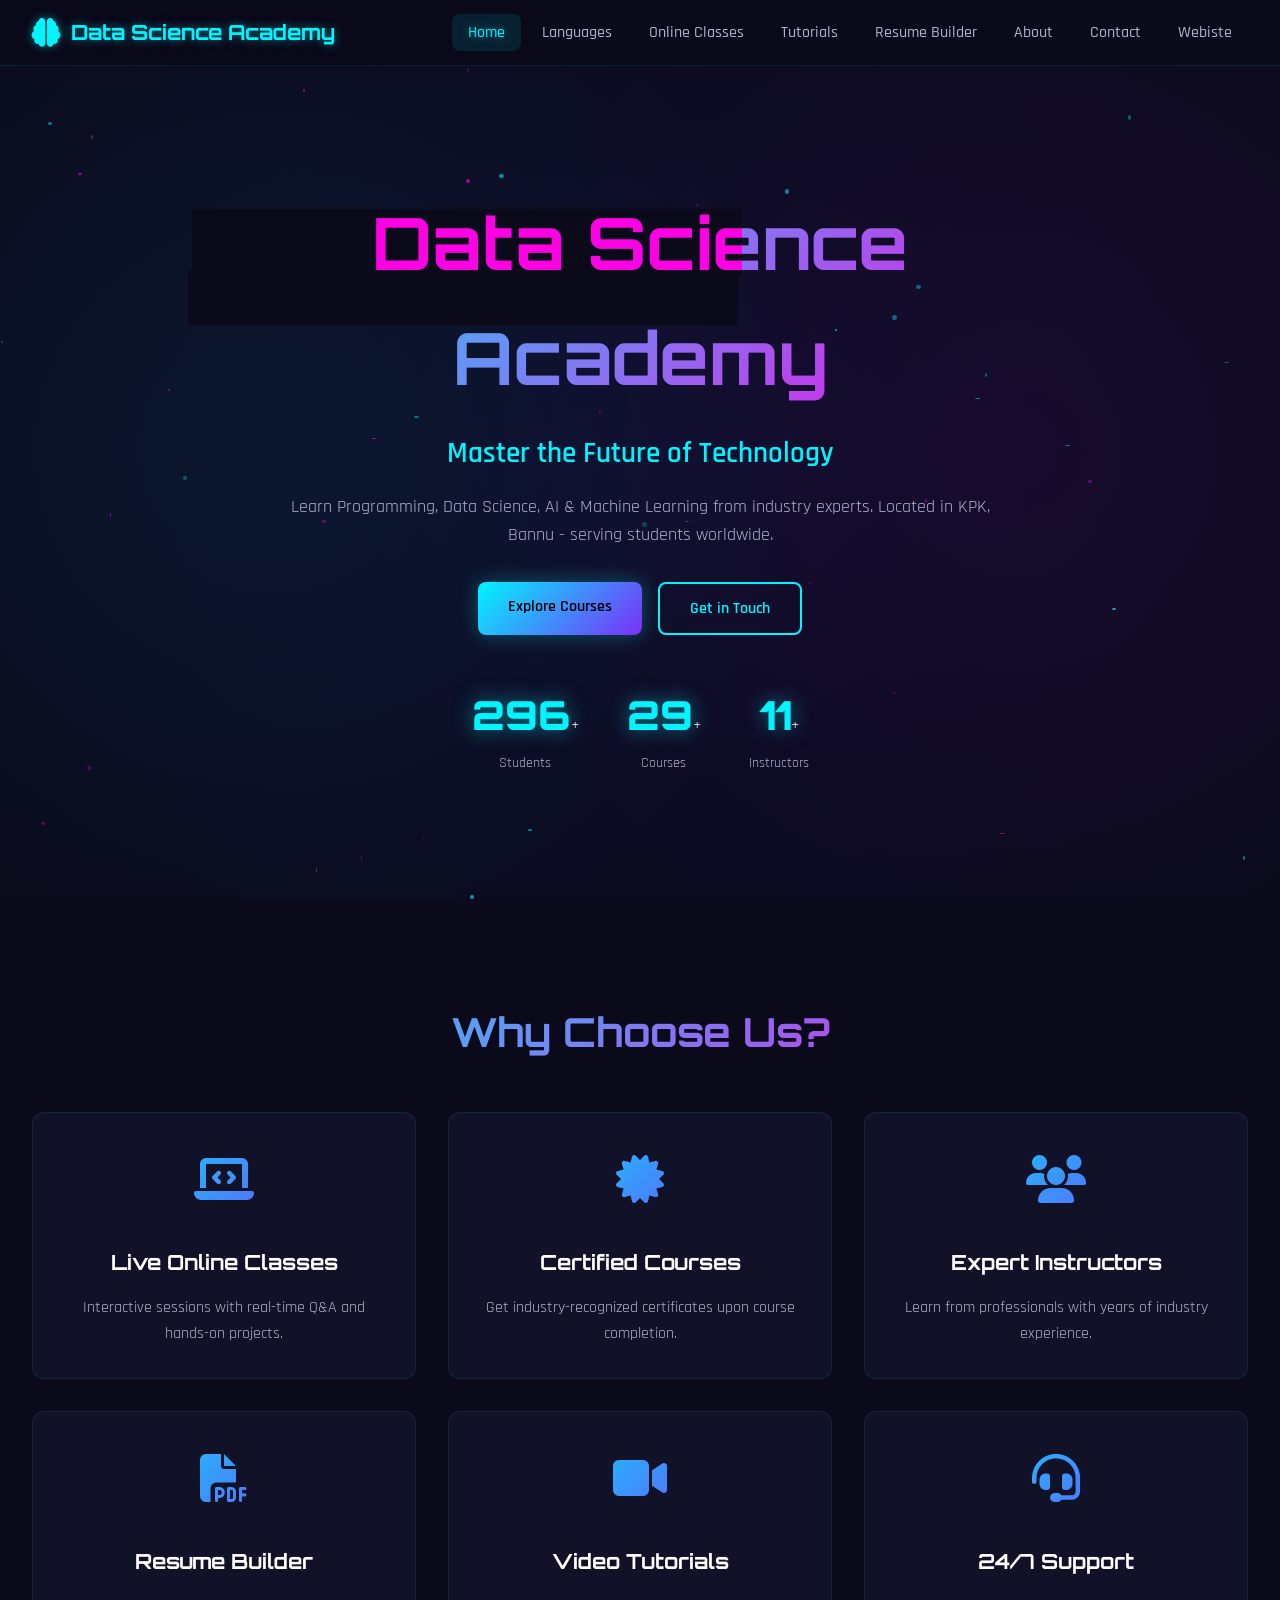
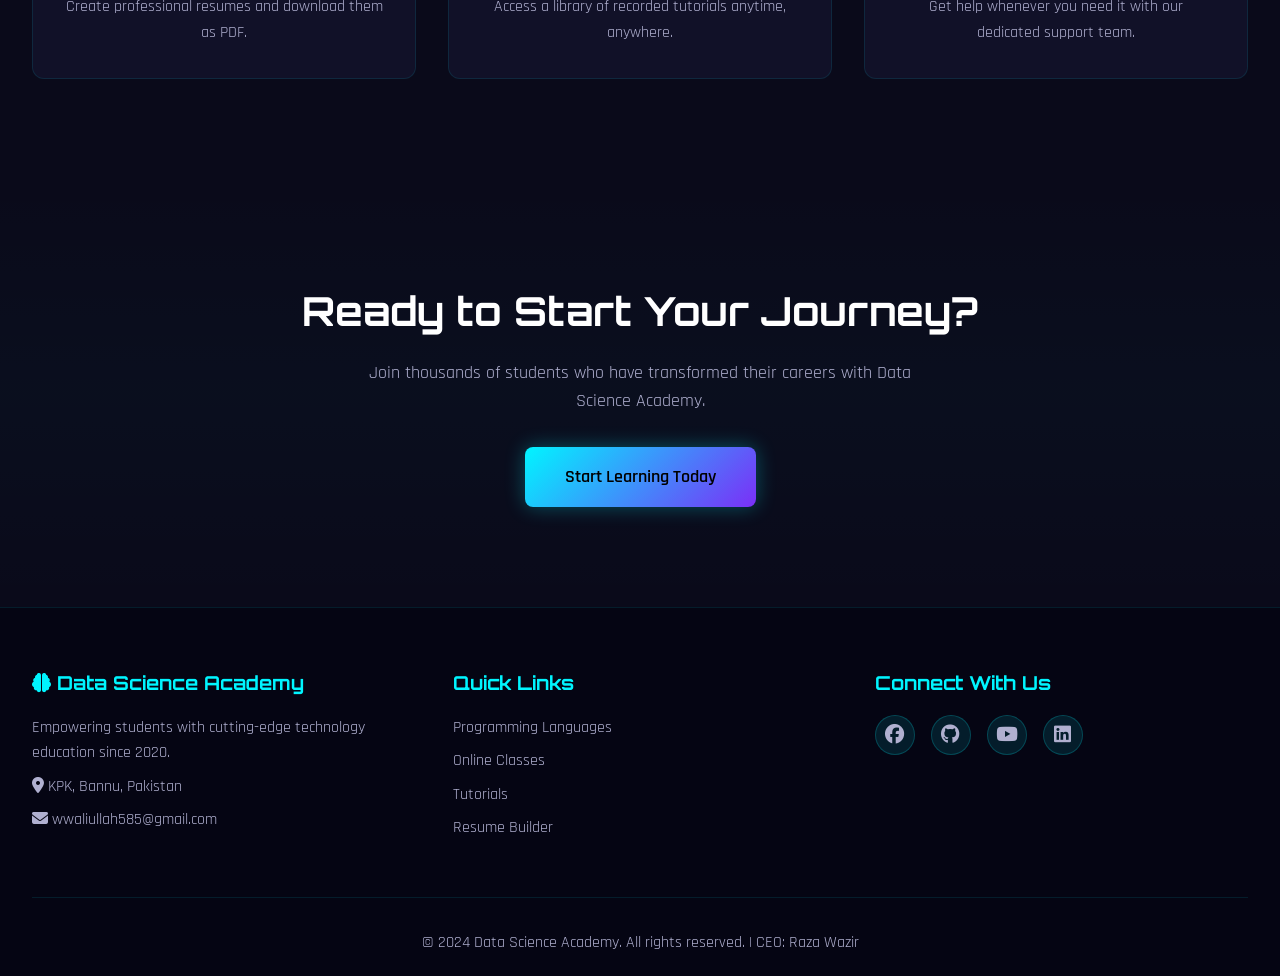
<file: data-science-academy/index.html>
<!DOCTYPE html>
<html lang="en">
<head>
    <meta charset="UTF-8">
    <meta name="viewport" content="width=device-width, initial-scale=1.0">
    <title>Data Science Academy - Home</title>
    <link rel="stylesheet" href="css/style.css">
    <link rel="stylesheet" href="css/animations.css">
    <link rel="stylesheet" href="https://cdnjs.cloudflare.com/ajax/libs/font-awesome/6.4.0/css/all.min.css">
    <link href="https://fonts.googleapis.com/css2?family=Orbitron:wght@400;700;900&family=Rajdhani:wght@300;400;500;600;700&display=swap" rel="stylesheet">
</head>
<body>
    <!-- Navigation -->
    <nav class="navbar" id="navbar">
        <div class="nav-container">
            <a href="index.html" class="nav-logo">
                <i class="fas fa-brain"></i>
                <span>Data Science Academy</span>
            </a>
            <div class="nav-toggle" id="navToggle">
                <span></span><span></span><span></span>
            </div>
            <ul class="nav-menu" id="navMenu">
                <li><a href="index.html" class="active">Home</a></li>
                <li><a href="languages.html">Languages</a></li>
                <li><a href="classes.html">Online Classes</a></li>
                <li><a href="tutorials.html">Tutorials</a></li>
                <li><a href="resume.html">Resume Builder</a></li>
                <li><a href="about.html">About</a></li>
                <li><a href="contact.html">Contact</a></li>
                <li><a href="https://wwaliullah585-art.github.io/learn-data-science-with-me/index.html#home">Webiste</a></li>
            </ul>
        </div>
    </nav>

    <!-- Hero Section -->
    <section class="hero">
        <div class="hero-particles" id="particles"></div>
        <div class="hero-content fade-in">
            <h1 class="glitch" data-text="Data Science Academy">Data Science Academy</h1>
            <p class="hero-subtitle typing-effect">Master the Future of Technology</p>
            <p class="hero-desc">Learn Programming, Data Science, AI & Machine Learning from industry experts. Located in KPK, Bannu - serving students worldwide.</p>
            <div class="hero-buttons">
                <a href="classes.html" class="btn btn-primary pulse">Explore Courses</a>
                <a href="contact.html" class="btn btn-secondary">Get in Touch</a>
            </div>
            <div class="hero-stats">
                <div class="stat-item">
                    <span class="stat-number" data-count="500">0</span>+
                    <span class="stat-label">Students</span>
                </div>
                <div class="stat-item">
                    <span class="stat-number" data-count="50">0</span>+
                    <span class="stat-label">Courses</span>
                </div>
                <div class="stat-item">
                    <span class="stat-number" data-count="20">0</span>+
                    <span class="stat-label">Instructors</span>
                </div>
            </div>
        </div>
    </section>

    <!-- Features Section -->
    <section class="features" id="features">
        <h2 class="section-title slide-up">Why Choose Us?</h2>
        <div class="features-grid">
            <div class="feature-card slide-up">
                <div class="feature-icon"><i class="fas fa-laptop-code"></i></div>
                <h3>Live Online Classes</h3>
                <p>Interactive sessions with real-time Q&A and hands-on projects.</p>
            </div>
            <div class="feature-card slide-up">
                <div class="feature-icon"><i class="fas fa-certificate"></i></div>
                <h3>Certified Courses</h3>
                <p>Get industry-recognized certificates upon course completion.</p>
            </div>
            <div class="feature-card slide-up">
                <div class="feature-icon"><i class="fas fa-users"></i></div>
                <h3>Expert Instructors</h3>
                <p>Learn from professionals with years of industry experience.</p>
            </div>
            <div class="feature-card slide-up">
                <div class="feature-icon"><i class="fas fa-file-pdf"></i></div>
                <h3>Resume Builder</h3>
                <p>Create professional resumes and download them as PDF.</p>
            </div>
            <div class="feature-card slide-up">
                <div class="feature-icon"><i class="fas fa-video"></i></div>
                <h3>Video Tutorials</h3>
                <p>Access a library of recorded tutorials anytime, anywhere.</p>
            </div>
            <div class="feature-card slide-up">
                <div class="feature-icon"><i class="fas fa-headset"></i></div>
                <h3>24/7 Support</h3>
                <p>Get help whenever you need it with our dedicated support team.</p>
            </div>
        </div>
    </section>

    <!-- CTA Section -->
    <section class="cta-section">
        <div class="cta-content fade-in">
            <h2>Ready to Start Your Journey?</h2>
            <p>Join thousands of students who have transformed their careers with Data Science Academy.</p>
            <a href="classes.html" class="btn btn-primary btn-lg">Start Learning Today</a>
        </div>
    </section>

    <!-- Footer -->
    <footer class="footer">
        <div class="footer-content">
            <div class="footer-section">
                <h3><i class="fas fa-brain"></i> Data Science Academy</h3>
                <p>Empowering students with cutting-edge technology education since 2020.</p>
                <p><i class="fas fa-map-marker-alt"></i> KPK, Bannu, Pakistan</p>
                <p><i class="fas fa-envelope"></i> wwaliullah585@gmail.com</p>
            </div>
            <div class="footer-section">
                <h3>Quick Links</h3>
                <a href="languages.html">Programming Languages</a>
                <a href="classes.html">Online Classes</a>
                <a href="tutorials.html">Tutorials</a>
                <a href="resume.html">Resume Builder</a>
            </div>
            <div class="footer-section">
                <h3>Connect With Us</h3>
                <div class="social-links">
                    <a href="https://www.facebook.com/profile.php?id=61578725471951"><i class="fab fa-facebook"></i></a>
                    <a href="https://github.com/"><i class="fab fa-github"></i></a>
                    <a href="https://www.youtube.com/channel/UCBvmkQCJ4PxhuNpyh6xVwDQ"><i class="fab fa-youtube"></i></a>
                    <a href="https://www.linkedin.com/feed/"><i class="fab fa-linkedin"></i></a>
                </div>
            </div>
        </div>
        <div class="footer-bottom">
            <p>&copy; 2024 Data Science Academy. All rights reserved. | CEO: Raza Wazir</p>
        </div>
    </footer>

    <script src="js/main.js"></script>
</body>
</html>
</file>
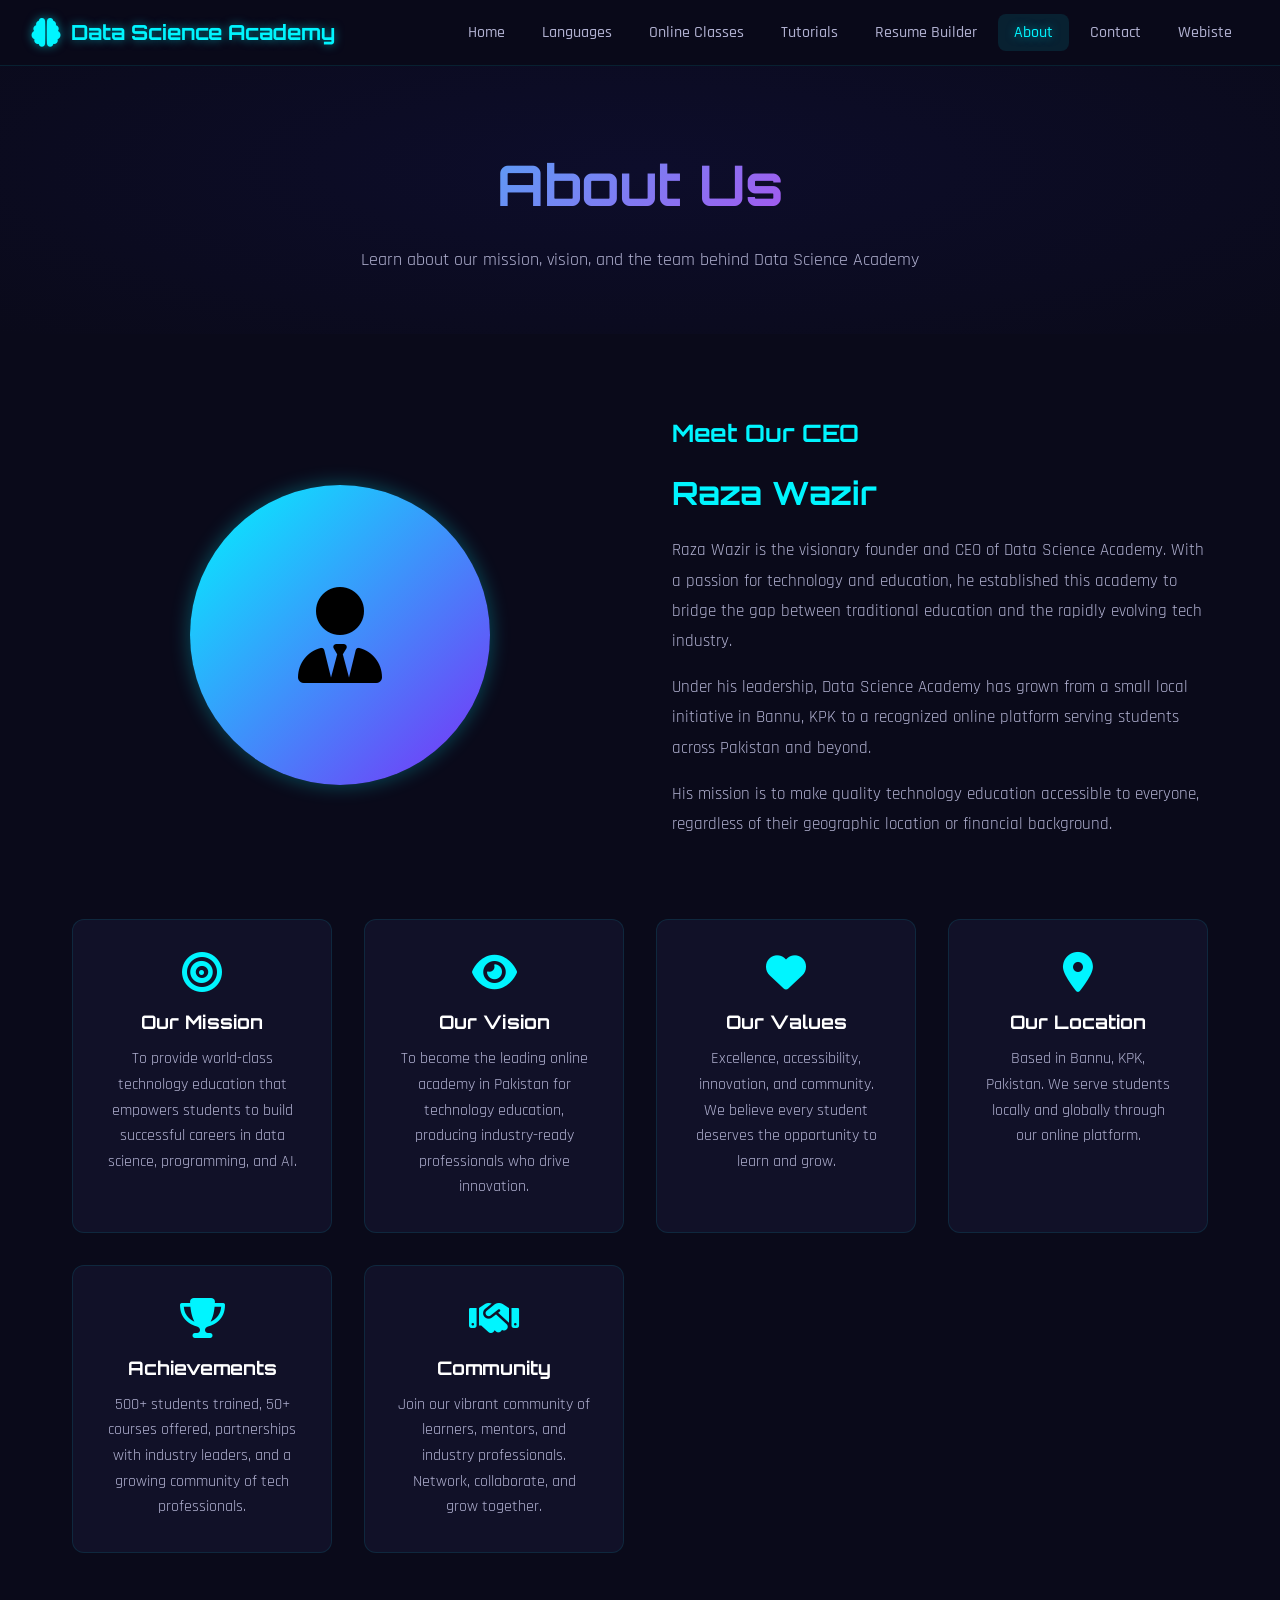
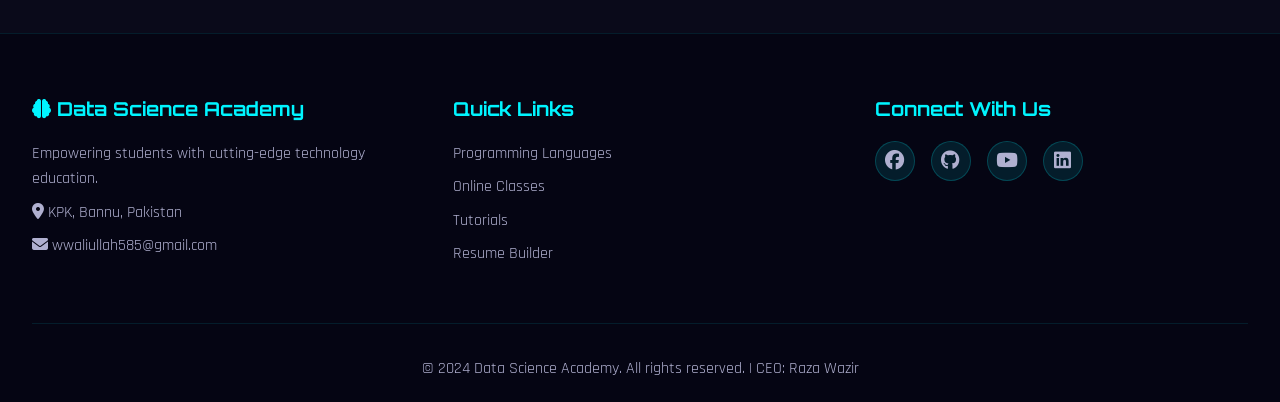
<file: data-science-academy/about.html>
<!DOCTYPE html>
<html lang="en">
<head>
    <meta charset="UTF-8">
    <meta name="viewport" content="width=device-width, initial-scale=1.0">
    <title>About Us - Data Science Academy</title>
    <link rel="stylesheet" href="css/style.css">
    <link rel="stylesheet" href="css/animations.css">
    <link rel="stylesheet" href="https://cdnjs.cloudflare.com/ajax/libs/font-awesome/6.4.0/css/all.min.css">
    <link href="https://fonts.googleapis.com/css2?family=Orbitron:wght@400;700;900&family=Rajdhani:wght@300;400;500;600;700&display=swap" rel="stylesheet">
</head>
<body>
    <!-- Navigation -->
    <nav class="navbar" id="navbar">
        <div class="nav-container">
            <a href="index.html" class="nav-logo">
                <i class="fas fa-brain"></i>
                <span>Data Science Academy</span>
            </a>
            <div class="nav-toggle" id="navToggle">
                <span></span><span></span><span></span>
            </div>
            <ul class="nav-menu" id="navMenu">
                <li><a href="index.html">Home</a></li>
                <li><a href="languages.html">Languages</a></li>
                <li><a href="classes.html">Online Classes</a></li>
                <li><a href="tutorials.html">Tutorials</a></li>
                <li><a href="resume.html">Resume Builder</a></li>
                <li><a href="about.html" class="active">About</a></li>
                <li><a href="contact.html">Contact</a></li>
                 <li><a href="https://wwaliullah585-art.github.io/learn-data-science-with-me/index.html#home">Webiste</a></li>
            </ul>
        </div>
    </nav>

    <!-- Page Header -->
    <section class="page-header">
        <h1 class="fade-in">About Us</h1>
        <p class="fade-in">Learn about our mission, vision, and the team behind Data Science Academy</p>
    </section>

    <!-- About Section -->
    <section class="about-section">
        <!-- CEO Section -->
        <div class="about-grid">
            <div class="about-image slide-left">
                <i class="fas fa-user-tie"></i>
            </div>
            <div class="about-text slide-right">
                <h3>Meet Our CEO</h3>
                <h2 style="color: var(--primary); font-size: 2rem; margin-bottom: 1rem;">Raza Wazir</h2>
                <p>Raza Wazir is the visionary founder and CEO of Data Science Academy. With a passion for technology and education, he established this academy to bridge the gap between traditional education and the rapidly evolving tech industry.</p>
                <p>Under his leadership, Data Science Academy has grown from a small local initiative in Bannu, KPK to a recognized online platform serving students across Pakistan and beyond.</p>
                <p>His mission is to make quality technology education accessible to everyone, regardless of their geographic location or financial background.</p>
            </div>
        </div>

        <!-- Mission & Vision -->
        <div class="about-info-cards">
            <div class="info-card slide-up">
                <i class="fas fa-bullseye"></i>
                <h3>Our Mission</h3>
                <p>To provide world-class technology education that empowers students to build successful careers in data science, programming, and AI.</p>
            </div>
            <div class="info-card slide-up">
                <i class="fas fa-eye"></i>
                <h3>Our Vision</h3>
                <p>To become the leading online academy in Pakistan for technology education, producing industry-ready professionals who drive innovation.</p>
            </div>
            <div class="info-card slide-up">
                <i class="fas fa-heart"></i>
                <h3>Our Values</h3>
                <p>Excellence, accessibility, innovation, and community. We believe every student deserves the opportunity to learn and grow.</p>
            </div>
            <div class="info-card slide-up">
                <i class="fas fa-map-marker-alt"></i>
                <h3>Our Location</h3>
                <p>Based in Bannu, KPK, Pakistan. We serve students locally and globally through our online platform.</p>
            </div>
            <div class="info-card slide-up">
                <i class="fas fa-trophy"></i>
                <h3>Achievements</h3>
                <p>500+ students trained, 50+ courses offered, partnerships with industry leaders, and a growing community of tech professionals.</p>
            </div>
            <div class="info-card slide-up">
                <i class="fas fa-handshake"></i>
                <h3>Community</h3>
                <p>Join our vibrant community of learners, mentors, and industry professionals. Network, collaborate, and grow together.</p>
            </div>
        </div>
    </section>

    <!-- Footer -->
    <footer class="footer">
        <div class="footer-content">
            <div class="footer-section">
                <h3><i class="fas fa-brain"></i> Data Science Academy</h3>
                <p>Empowering students with cutting-edge technology education.</p>
                <p><i class="fas fa-map-marker-alt"></i> KPK, Bannu, Pakistan</p>
                <p><i class="fas fa-envelope"></i> wwaliullah585@gmail.com</p>
            </div>
            <div class="footer-section">
                <h3>Quick Links</h3>
                <a href="languages.html">Programming Languages</a>
                <a href="classes.html">Online Classes</a>
                <a href="tutorials.html">Tutorials</a>
                <a href="resume.html">Resume Builder</a>
            </div>
            <div class="footer-section">
                <h3>Connect With Us</h3>
                <div class="social-links">
                    <a href="https://www.facebook.com/profile.php?id=61578725471951"><i class="fab fa-facebook"></i></a>
                    <a href="https://github.com/"><i class="fab fa-github"></i></a>
                    <a href="https://www.youtube.com/channel/UCBvmkQCJ4PxhuNpyh6xVwDQ"><i class="fab fa-youtube"></i></a>
                    <a href="https://www.linkedin.com/feed/"><i class="fab fa-linkedin"></i></a>
                </div>
            </div>
        </div>
        <div class="footer-bottom">
            <p>&copy; 2024 Data Science Academy. All rights reserved. | CEO: Raza Wazir</p>
        </div>
    </footer>

    <script src="js/main.js"></script>
</body>
</html>
</file>
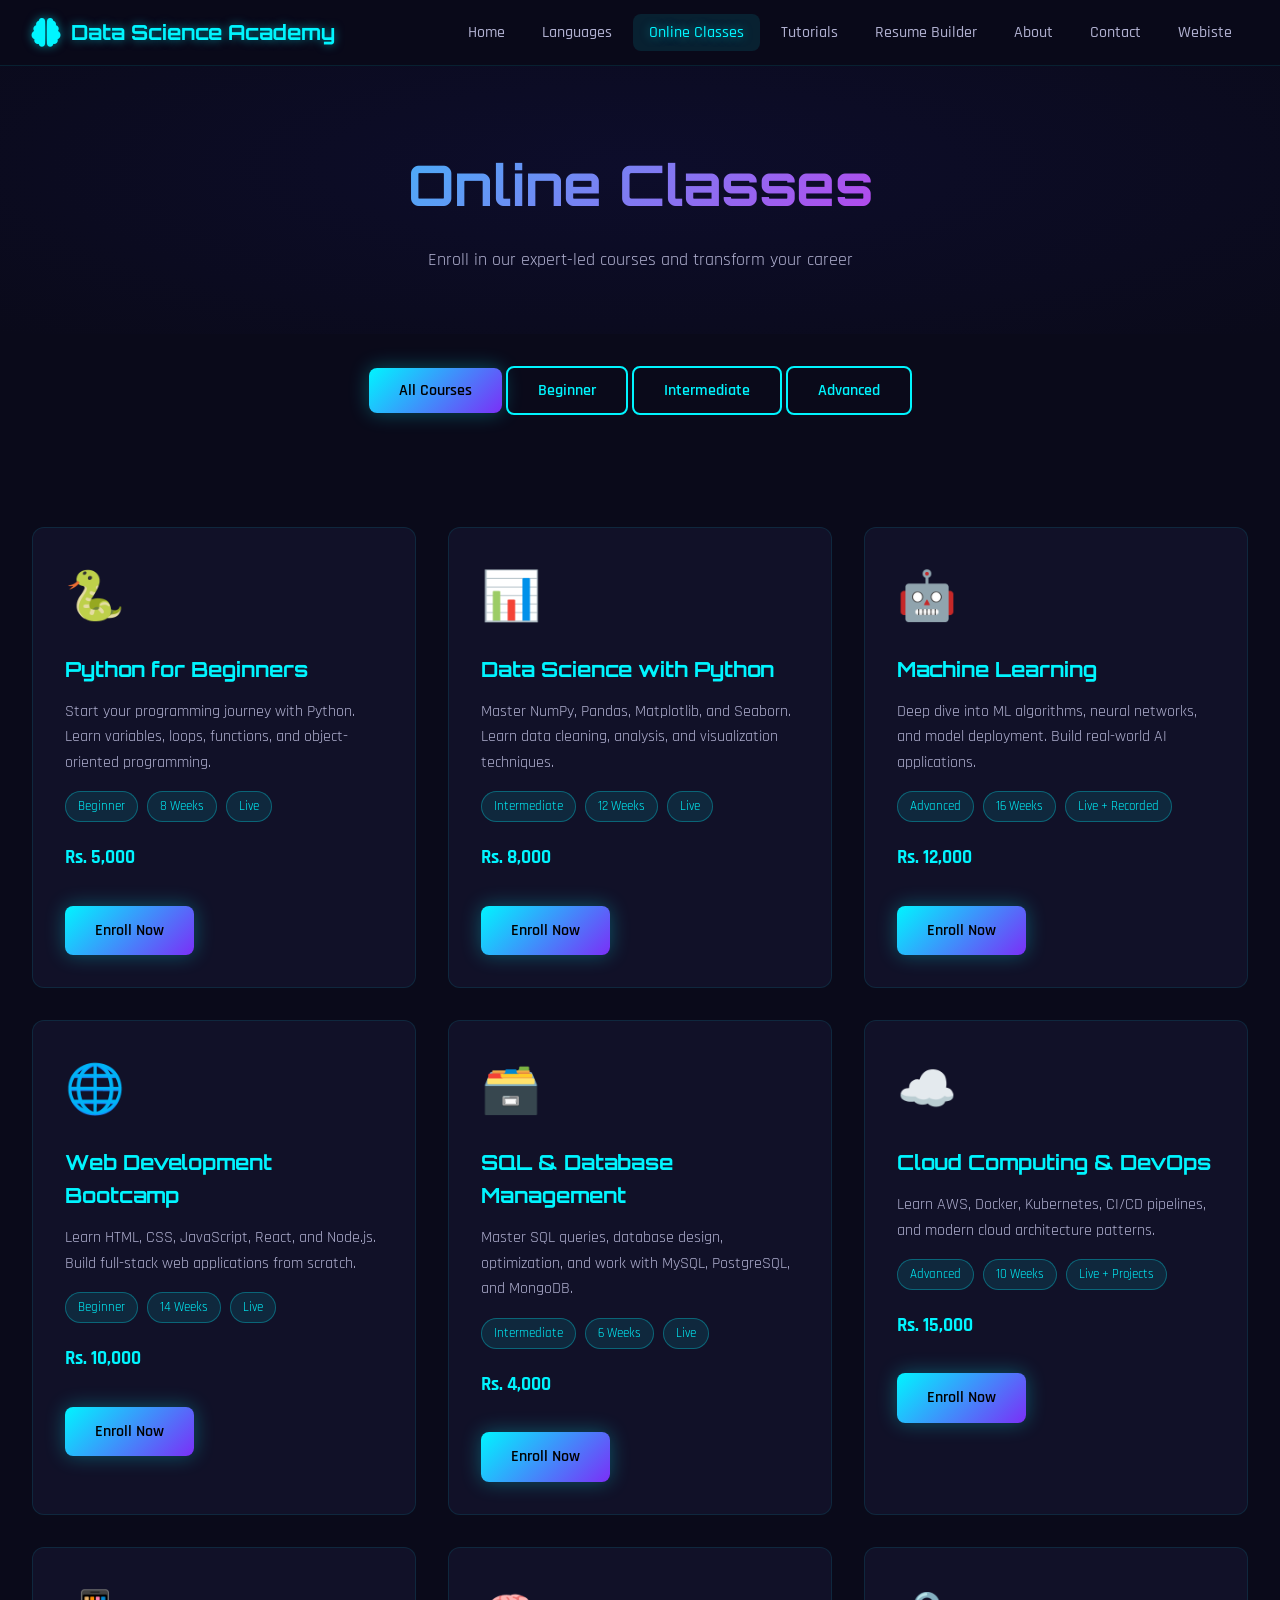
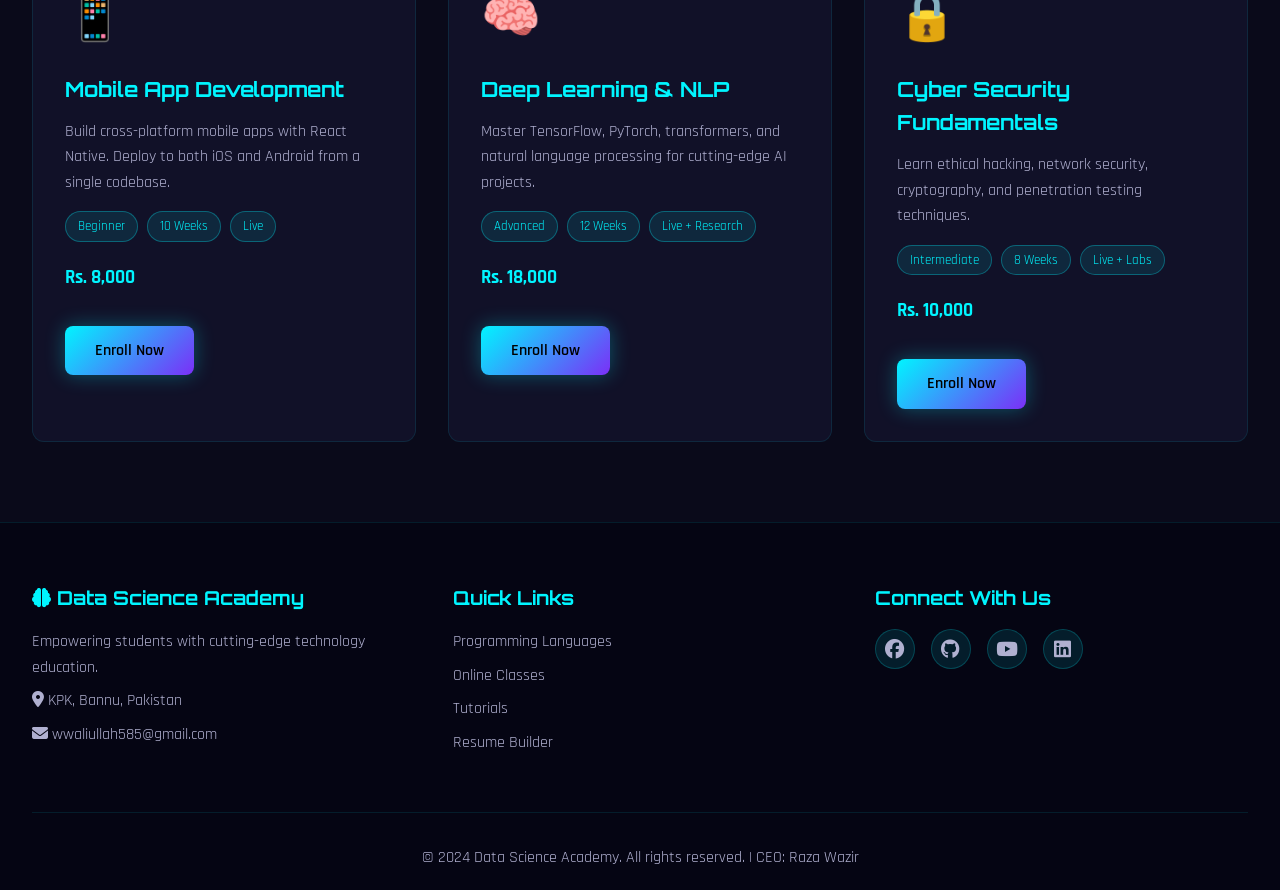
<file: data-science-academy/classes.html>
<!DOCTYPE html>
<html lang="en">
<head>
    <meta charset="UTF-8">
    <meta name="viewport" content="width=device-width, initial-scale=1.0">
    <title>Online Classes - Data Science Academy</title>
    <link rel="stylesheet" href="css/style.css">
    <link rel="stylesheet" href="css/animations.css">
    <link rel="stylesheet" href="https://cdnjs.cloudflare.com/ajax/libs/font-awesome/6.4.0/css/all.min.css">
    <link href="https://fonts.googleapis.com/css2?family=Orbitron:wght@400;700;900&family=Rajdhani:wght@300;400;500;600;700&display=swap" rel="stylesheet">
</head>
<body>
    <!-- Navigation -->
    <nav class="navbar" id="navbar">
        <div class="nav-container">
            <a href="index.html" class="nav-logo">
                <i class="fas fa-brain"></i>
                <span>Data Science Academy</span>
            </a>
            <div class="nav-toggle" id="navToggle">
                <span></span><span></span><span></span>
            </div>
            <ul class="nav-menu" id="navMenu">
                <li><a href="index.html">Home</a></li>
                <li><a href="languages.html">Languages</a></li>
                <li><a href="classes.html" class="active">Online Classes</a></li>
                <li><a href="tutorials.html">Tutorials</a></li>
                <li><a href="resume.html">Resume Builder</a></li>
                <li><a href="about.html">About</a></li>
                <li><a href="contact.html">Contact</a></li>
                 <li><a href="https://wwaliullah585-art.github.io/learn-data-science-with-me/index.html#home">Webiste</a></li>
            </ul>
        </div>
    </nav>

    <!-- Page Header -->
    <section class="page-header">
        <h1 class="fade-in">Online Classes</h1>
        <p class="fade-in">Enroll in our expert-led courses and transform your career</p>
    </section>

    <!-- Filter Buttons -->
    <section style="text-align: center; padding: 2rem;">
        <button class="btn btn-primary filter-btn active-filter" onclick="filterCourses('all')">All Courses</button>
        <button class="btn btn-secondary filter-btn" onclick="filterCourses('beginner')">Beginner</button>
        <button class="btn btn-secondary filter-btn" onclick="filterCourses('intermediate')">Intermediate</button>
        <button class="btn btn-secondary filter-btn" onclick="filterCourses('advanced')">Advanced</button>
    </section>

    <!-- Courses Grid -->
    <section class="cards-section">
        <div class="cards-grid" id="coursesGrid">
            <div class="card slide-up" data-level="beginner">
                <div class="card-icon">🐍</div>
                <h3>Python for Beginners</h3>
                <p>Start your programming journey with Python. Learn variables, loops, functions, and object-oriented programming.</p>
                <div style="margin: 1rem 0;">
                    <span class="card-tag">Beginner</span>
                    <span class="card-tag">8 Weeks</span>
                    <span class="card-tag">Live</span>
                </div>
                <p style="color: var(--primary); font-weight: bold; font-size: 1.2rem;">Rs. 5,000</p>
                <a href="contact.html" class="btn btn-primary" style="margin-top: 1rem; display: inline-block;">Enroll Now</a>
            </div>
            
            <div class="card slide-up" data-level="intermediate">
                <div class="card-icon">📊</div>
                <h3>Data Science with Python</h3>
                <p>Master NumPy, Pandas, Matplotlib, and Seaborn. Learn data cleaning, analysis, and visualization techniques.</p>
                <div style="margin: 1rem 0;">
                    <span class="card-tag">Intermediate</span>
                    <span class="card-tag">12 Weeks</span>
                    <span class="card-tag">Live</span>
                </div>
                <p style="color: var(--primary); font-weight: bold; font-size: 1.2rem;">Rs. 8,000</p>
                <a href="contact.html" class="btn btn-primary" style="margin-top: 1rem; display: inline-block;">Enroll Now</a>
            </div>
            
            <div class="card slide-up" data-level="advanced">
                <div class="card-icon">🤖</div>
                <h3>Machine Learning</h3>
                <p>Deep dive into ML algorithms, neural networks, and model deployment. Build real-world AI applications.</p>
                <div style="margin: 1rem 0;">
                    <span class="card-tag">Advanced</span>
                    <span class="card-tag">16 Weeks</span>
                    <span class="card-tag">Live + Recorded</span>
                </div>
                <p style="color: var(--primary); font-weight: bold; font-size: 1.2rem;">Rs. 12,000</p>
                <a href="contact.html" class="btn btn-primary" style="margin-top: 1rem; display: inline-block;">Enroll Now</a>
            </div>
            
            <div class="card slide-up" data-level="beginner">
                <div class="card-icon">🌐</div>
                <h3>Web Development Bootcamp</h3>
                <p>Learn HTML, CSS, JavaScript, React, and Node.js. Build full-stack web applications from scratch.</p>
                <div style="margin: 1rem 0;">
                    <span class="card-tag">Beginner</span>
                    <span class="card-tag">14 Weeks</span>
                    <span class="card-tag">Live</span>
                </div>
                <p style="color: var(--primary); font-weight: bold; font-size: 1.2rem;">Rs. 10,000</p>
                <a href="contact.html" class="btn btn-primary" style="margin-top: 1rem; display: inline-block;">Enroll Now</a>
            </div>
            
            <div class="card slide-up" data-level="intermediate">
                <div class="card-icon">🗃️</div>
                <h3>SQL & Database Management</h3>
                <p>Master SQL queries, database design, optimization, and work with MySQL, PostgreSQL, and MongoDB.</p>
                <div style="margin: 1rem 0;">
                    <span class="card-tag">Intermediate</span>
                    <span class="card-tag">6 Weeks</span>
                    <span class="card-tag">Live</span>
                </div>
                <p style="color: var(--primary); font-weight: bold; font-size: 1.2rem;">Rs. 4,000</p>
                <a href="contact.html" class="btn btn-primary" style="margin-top: 1rem; display: inline-block;">Enroll Now</a>
            </div>
            
            <div class="card slide-up" data-level="advanced">
                <div class="card-icon">☁️</div>
                <h3>Cloud Computing & DevOps</h3>
                <p>Learn AWS, Docker, Kubernetes, CI/CD pipelines, and modern cloud architecture patterns.</p>
                <div style="margin: 1rem 0;">
                    <span class="card-tag">Advanced</span>
                    <span class="card-tag">10 Weeks</span>
                    <span class="card-tag">Live + Projects</span>
                </div>
                <p style="color: var(--primary); font-weight: bold; font-size: 1.2rem;">Rs. 15,000</p>
                <a href="contact.html" class="btn btn-primary" style="margin-top: 1rem; display: inline-block;">Enroll Now</a>
            </div>
            
            <div class="card slide-up" data-level="beginner">
                <div class="card-icon">📱</div>
                <h3>Mobile App Development</h3>
                <p>Build cross-platform mobile apps with React Native. Deploy to both iOS and Android from a single codebase.</p>
                <div style="margin: 1rem 0;">
                    <span class="card-tag">Beginner</span>
                    <span class="card-tag">10 Weeks</span>
                    <span class="card-tag">Live</span>
                </div>
                <p style="color: var(--primary); font-weight: bold; font-size: 1.2rem;">Rs. 8,000</p>
                <a href="contact.html" class="btn btn-primary" style="margin-top: 1rem; display: inline-block;">Enroll Now</a>
            </div>
            
            <div class="card slide-up" data-level="advanced">
                <div class="card-icon">🧠</div>
                <h3>Deep Learning & NLP</h3>
                <p>Master TensorFlow, PyTorch, transformers, and natural language processing for cutting-edge AI projects.</p>
                <div style="margin: 1rem 0;">
                    <span class="card-tag">Advanced</span>
                    <span class="card-tag">12 Weeks</span>
                    <span class="card-tag">Live + Research</span>
                </div>
                <p style="color: var(--primary); font-weight: bold; font-size: 1.2rem;">Rs. 18,000</p>
                <a href="contact.html" class="btn btn-primary" style="margin-top: 1rem; display: inline-block;">Enroll Now</a>
            </div>
            
            <div class="card slide-up" data-level="intermediate">
                <div class="card-icon">🔒</div>
                <h3>Cyber Security Fundamentals</h3>
                <p>Learn ethical hacking, network security, cryptography, and penetration testing techniques.</p>
                <div style="margin: 1rem 0;">
                    <span class="card-tag">Intermediate</span>
                    <span class="card-tag">8 Weeks</span>
                    <span class="card-tag">Live + Labs</span>
                </div>
                <p style="color: var(--primary); font-weight: bold; font-size: 1.2rem;">Rs. 10,000</p>
                <a href="contact.html" class="btn btn-primary" style="margin-top: 1rem; display: inline-block;">Enroll Now</a>
            </div>
        </div>
    </section>

    <!-- Footer -->
    <footer class="footer">
        <div class="footer-content">
            <div class="footer-section">
                <h3><i class="fas fa-brain"></i> Data Science Academy</h3>
                <p>Empowering students with cutting-edge technology education.</p>
                <p><i class="fas fa-map-marker-alt"></i> KPK, Bannu, Pakistan</p>
                <p><i class="fas fa-envelope"></i> wwaliullah585@gmail.com</p>
            </div>
            <div class="footer-section">
                <h3>Quick Links</h3>
                <a href="languages.html">Programming Languages</a>
                <a href="classes.html">Online Classes</a>
                <a href="tutorials.html">Tutorials</a>
                <a href="resume.html">Resume Builder</a>
            </div>
            <div class="footer-section">
                <h3>Connect With Us</h3>
                <div class="social-links">
                   <a href="https://www.facebook.com/profile.php?id=61578725471951"><i class="fab fa-facebook"></i></a>
                    <a href="https://github.com/"><i class="fab fa-github"></i></a>
                    <a href="https://www.youtube.com/channel/UCBvmkQCJ4PxhuNpyh6xVwDQ"><i class="fab fa-youtube"></i></a>
                    <a href="https://www.linkedin.com/feed/"><i class="fab fa-linkedin"></i></a>
                </div>
            </div>
        </div>
        <div class="footer-bottom">
            <p>&copy; 2024 Data Science Academy. All rights reserved. | CEO: Raza Wazir</p>
        </div>
    </footer>

    <script src="js/main.js"></script>
    <script>
        function filterCourses(level) {
            const cards = document.querySelectorAll('.card[data-level]');
            cards.forEach(card => {
                if (level === 'all' || card.dataset.level === level) {
                    card.style.display = 'block';
                    card.style.animation = 'slideUp 0.5s ease forwards';
                } else {
                    card.style.display = 'none';
                }
            });
            
            // Update active filter button
            document.querySelectorAll('.filter-btn').forEach(btn => {
                btn.className = 'btn btn-secondary filter-btn';
            });
            event.target.className = 'btn btn-primary filter-btn active-filter';
        }
    </script>
</body>
</html>
</file>
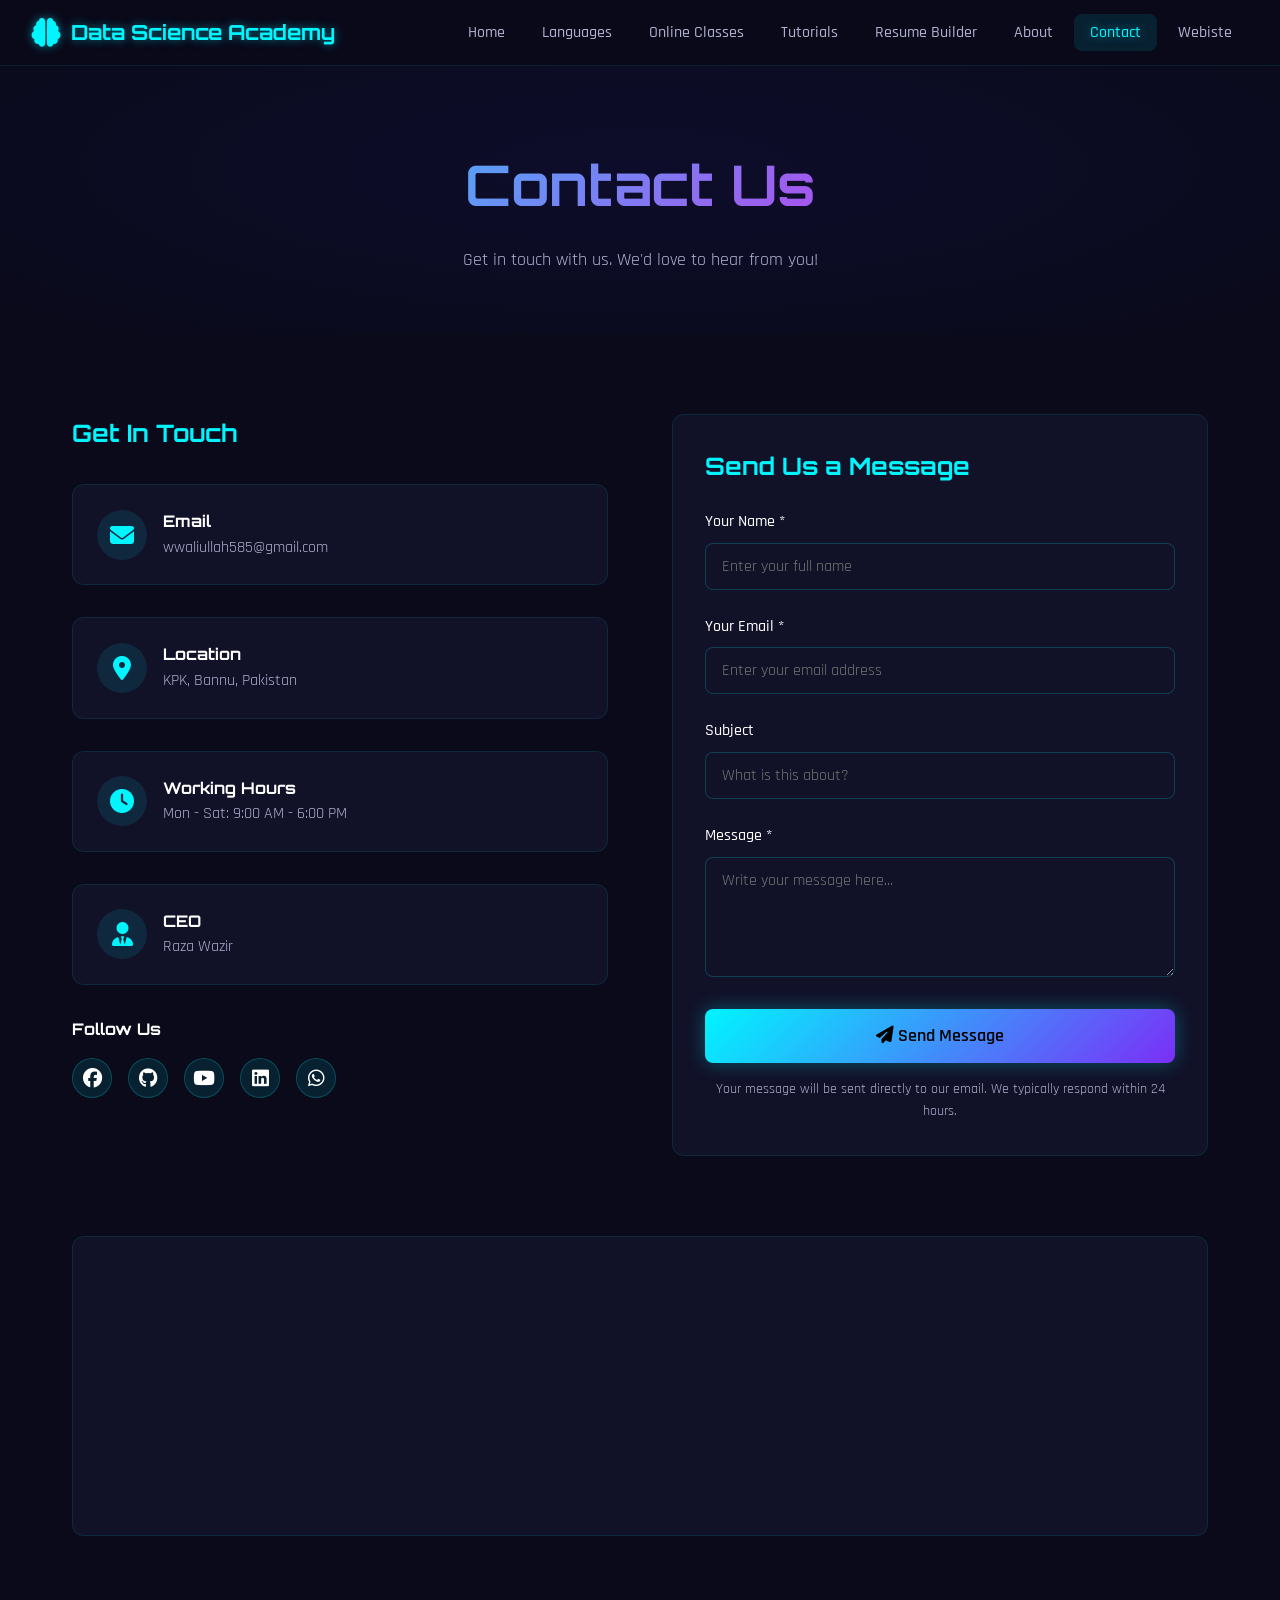
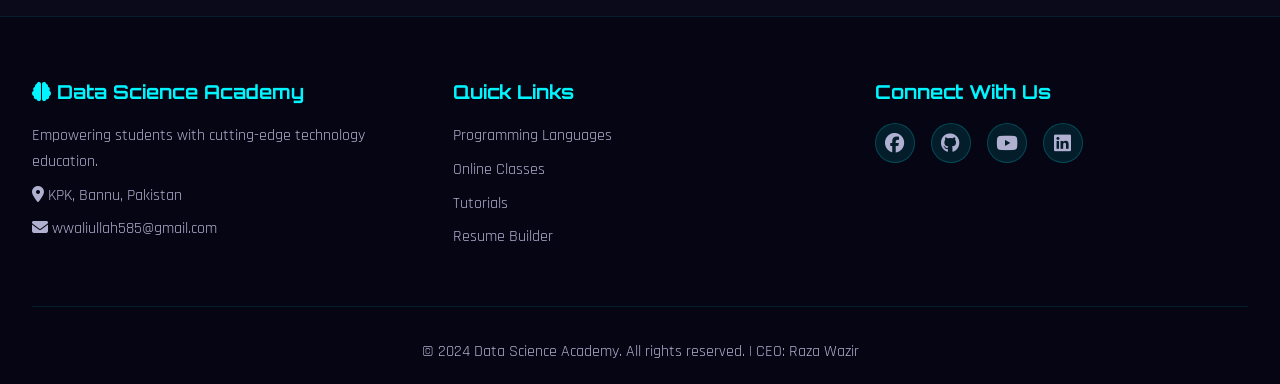
<file: data-science-academy/contact.html>
<!DOCTYPE html>
<html lang="en">
<head>
    <meta charset="UTF-8">
    <meta name="viewport" content="width=device-width, initial-scale=1.0">
    <title>Contact Us - Data Science Academy</title>
    <link rel="stylesheet" href="css/style.css">
    <link rel="stylesheet" href="css/animations.css">
    <link rel="stylesheet" href="https://cdnjs.cloudflare.com/ajax/libs/font-awesome/6.4.0/css/all.min.css">
    <link href="https://fonts.googleapis.com/css2?family=Orbitron:wght@400;700;900&family=Rajdhani:wght@300;400;500;600;700&display=swap" rel="stylesheet">
</head>
<body>
    <!-- Navigation -->
    <nav class="navbar" id="navbar">
        <div class="nav-container">
            <a href="index.html" class="nav-logo">
                <i class="fas fa-brain"></i>
                <span>Data Science Academy</span>
            </a>
            <div class="nav-toggle" id="navToggle">
                <span></span><span></span><span></span>
            </div>
            <ul class="nav-menu" id="navMenu">
                <li><a href="index.html">Home</a></li>
                <li><a href="languages.html">Languages</a></li>
                <li><a href="classes.html">Online Classes</a></li>
                <li><a href="tutorials.html">Tutorials</a></li>
                <li><a href="resume.html">Resume Builder</a></li>
                <li><a href="about.html">About</a></li>
                <li><a href="contact.html" class="active">Contact</a></li>
                 <li><a href="https://wwaliullah585-art.github.io/learn-data-science-with-me/index.html#home">Webiste</a></li>
            </ul>
        </div>
    </nav>

    <!-- Page Header -->
    <section class="page-header">
        <h1 class="fade-in">Contact Us</h1>
        <p class="fade-in">Get in touch with us. We'd love to hear from you!</p>
    </section>

    <!-- Contact Section -->
    <section class="contact-section">
        <div class="contact-grid">
            <!-- Contact Info -->
            <div class="slide-left">
                <h3 style="color: var(--primary); font-size: 1.5rem; margin-bottom: 2rem;">Get In Touch</h3>
                
                <div class="contact-info-item">
                    <i class="fas fa-envelope"></i>
                    <div>
                        <h4>Email</h4>
                        <p style="color: var(--text-secondary);">wwaliullah585@gmail.com</p>
                    </div>
                </div>
                
                <div class="contact-info-item">
                    <i class="fas fa-map-marker-alt"></i>
                    <div>
                        <h4>Location</h4>
                        <p style="color: var(--text-secondary);">KPK, Bannu, Pakistan</p>
                    </div>
                </div>
                
                <div class="contact-info-item">
                    <i class="fas fa-clock"></i>
                    <div>
                        <h4>Working Hours</h4>
                        <p style="color: var(--text-secondary);">Mon - Sat: 9:00 AM - 6:00 PM</p>
                    </div>
                </div>
                
                <div class="contact-info-item">
                    <i class="fas fa-user-tie"></i>
                    <div>
                        <h4>CEO</h4>
                        <p style="color: var(--text-secondary);">Raza Wazir</p>
                    </div>
                </div>

                <div style="margin-top: 2rem;">
                    <h4 style="color: var(--text-primary); margin-bottom: 1rem;">Follow Us</h4>
                    <div class="social-links">
                       <a href="https://www.facebook.com/profile.php?id=61578725471951"><i class="fab fa-facebook"></i></a>
                    <a href="https://github.com/"><i class="fab fa-github"></i></a>
                    <a href="https://www.youtube.com/channel/UCBvmkQCJ4PxhuNpyh6xVwDQ"><i class="fab fa-youtube"></i></a>
                    <a href="https://www.linkedin.com/feed/"><i class="fab fa-linkedin"></i></a>
                        <a href="https://whatsapp.com/channel/0029VbC3ogw1yT24BsVknL2y"><i class="fab fa-whatsapp"></i></a>
                    </div>
                </div>
            </div>
            
            <!-- Contact Form -->
            <div class="contact-form slide-right">
                <h3>Send Us a Message</h3>
                
                <div id="formAlert" class="alert"></div>
                
                <form id="contactForm">
                    <input type="hidden" name="access_key" value="YOUR_WEB3FORMS_KEY">
                    <input type="hidden" name="to_email" value="wwaliullah585@gmail.com">
                    <input type="hidden" name="subject" value="New Contact Form Submission - Data Science Academy">
                    
                    <div class="form-group">
                        <label>Your Name *</label>
                        <input type="text" name="name" placeholder="Enter your full name" required>
                    </div>
                    
                    <div class="form-group">
                        <label>Your Email *</label>
                        <input type="email" name="email" placeholder="Enter your email address" required>
                    </div>
                    
                    <div class="form-group">
                        <label>Subject</label>
                        <input type="text" name="subject" placeholder="What is this about?">
                    </div>
                    
                    <div class="form-group">
                        <label>Message *</label>
                        <textarea name="message" placeholder="Write your message here..." required></textarea>
                    </div>
                    
                    <button type="submit" class="btn btn-primary btn-lg" style="width: 100%;">
                        <i class="fas fa-paper-plane"></i> Send Message
                    </button>
                </form>
                
                <p style="color: var(--text-secondary); font-size: 0.85rem; margin-top: 1rem; text-align: center;">
                    Your message will be sent directly to our email. We typically respond within 24 hours.
                </p>
            </div>
        </div>
    </section>

    <!-- Map Section -->
    <section style="padding: 0 2rem 80px; max-width: 1200px; margin: 0 auto;">
        <div style="background: var(--bg-card); border: 1px solid rgba(0,245,255,0.1); border-radius: var(--border-radius); overflow: hidden; height: 300px;">
            <iframe 
                src="https://www.google.com/maps/embed?pb=!1m18!1m12!1m3!1d104937.95438652988!2d70.5275536!3d32.9859438!2m3!1f0!2f0!3f0!3m2!1i1024!2i768!4f13.1!3m3!1m2!1s0x39e78a4a2c5e4e5d%3A0x3c6b3e2f0e5e4e5d!2sBannu%2C%20Khyber%20Pakhtunkhwa%2C%20Pakistan!5e0!3m2!1sen!2s!4v1234567890"
                width="100%" 
                height="300" 
                style="border:0; filter: invert(90%) hue-rotate(180deg);" 
                allowfullscreen="" 
                loading="lazy">
            </iframe>
        </div>
    </section>

    <!-- Footer -->
    <footer class="footer">
        <div class="footer-content">
            <div class="footer-section">
                <h3><i class="fas fa-brain"></i> Data Science Academy</h3>
                <p>Empowering students with cutting-edge technology education.</p>
                <p><i class="fas fa-map-marker-alt"></i> KPK, Bannu, Pakistan</p>
                <p><i class="fas fa-envelope"></i> wwaliullah585@gmail.com</p>
            </div>
            <div class="footer-section">
                <h3>Quick Links</h3>
                <a href="languages.html">Programming Languages</a>
                <a href="classes.html">Online Classes</a>
                <a href="tutorials.html">Tutorials</a>
                <a href="resume.html">Resume Builder</a>
            </div>
            <div class="footer-section">
                <h3>Connect With Us</h3>
                <div class="social-links">
                    <a href="https://www.facebook.com/profile.php?id=61578725471951"><i class="fab fa-facebook"></i></a>
                    <a href="https://github.com/"><i class="fab fa-github"></i></a>
                    <a href="https://www.youtube.com/channel/UCBvmkQCJ4PxhuNpyh6xVwDQ"><i class="fab fa-youtube"></i></a>
                    <a href="https://www.linkedin.com/feed/"><i class="fab fa-linkedin"></i></a>
                </div>
            </div>
        </div>
        <div class="footer-bottom">
            <p>&copy; 2024 Data Science Academy. All rights reserved. | CEO: Raza Wazir</p>
        </div>
    </footer>

    <script src="js/main.js"></script>
</body>
</html>
</file>
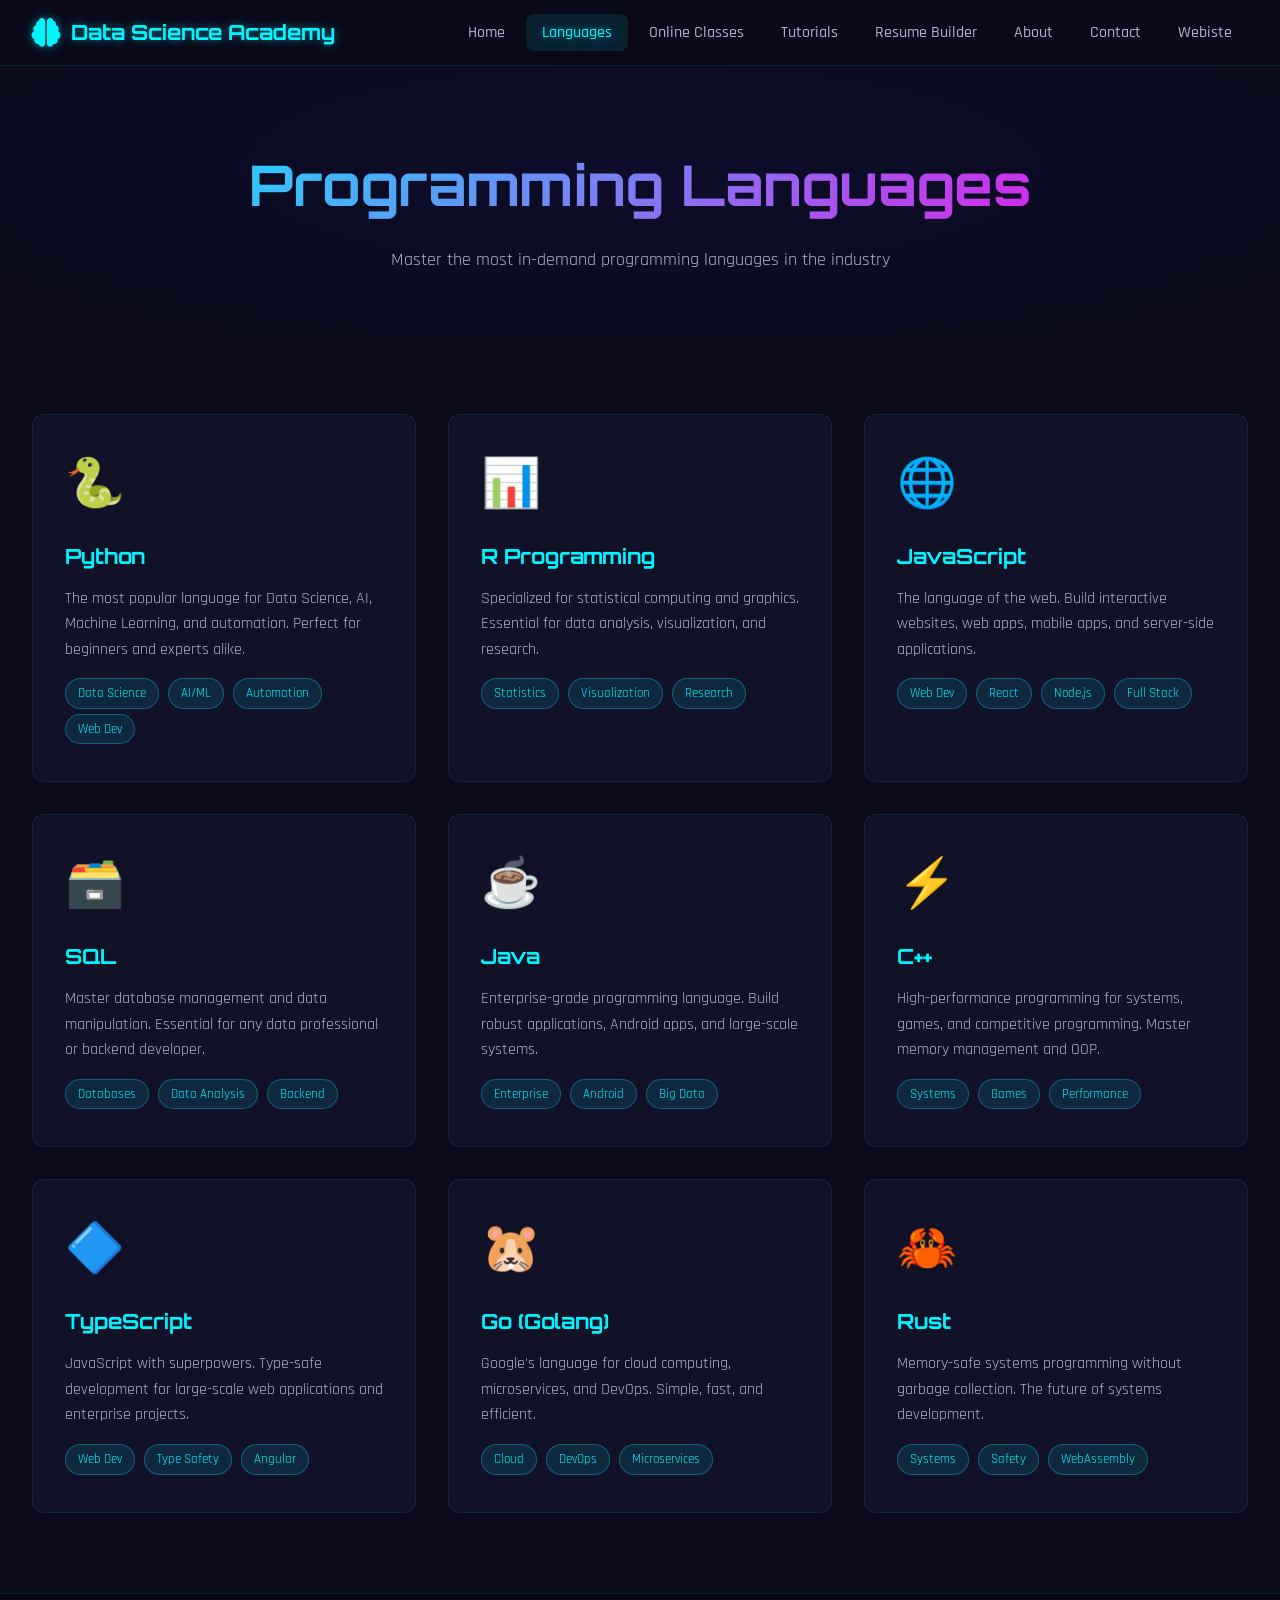
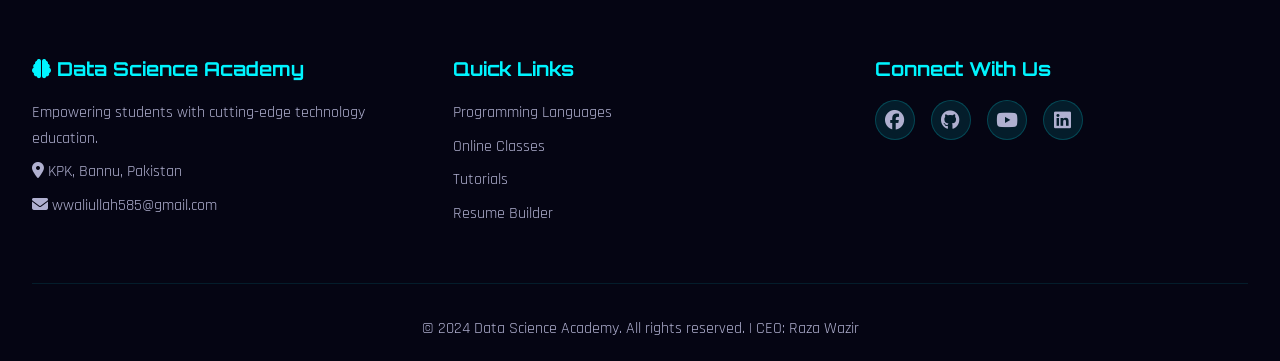
<file: data-science-academy/languages.html>
<!DOCTYPE html>
<html lang="en">
<head>
    <meta charset="UTF-8">
    <meta name="viewport" content="width=device-width, initial-scale=1.0">
    <title>Programming Languages - Data Science Academy</title>
    <link rel="stylesheet" href="css/style.css">
    <link rel="stylesheet" href="css/animations.css">
    <link rel="stylesheet" href="https://cdnjs.cloudflare.com/ajax/libs/font-awesome/6.4.0/css/all.min.css">
    <link href="https://fonts.googleapis.com/css2?family=Orbitron:wght@400;700;900&family=Rajdhani:wght@300;400;500;600;700&display=swap" rel="stylesheet">
</head>
<body>
    <!-- Navigation -->
    <nav class="navbar" id="navbar">
        <div class="nav-container">
            <a href="index.html" class="nav-logo">
                <i class="fas fa-brain"></i>
                <span>Data Science Academy</span>
            </a>
            <div class="nav-toggle" id="navToggle">
                <span></span><span></span><span></span>
            </div>
            <ul class="nav-menu" id="navMenu">
                <li><a href="index.html">Home</a></li>
                <li><a href="languages.html" class="active">Languages</a></li>
                <li><a href="classes.html">Online Classes</a></li>
                <li><a href="tutorials.html">Tutorials</a></li>
                <li><a href="resume.html">Resume Builder</a></li>
                <li><a href="about.html">About</a></li>
                <li><a href="contact.html">Contact</a></li>
                 <li><a href="https://wwaliullah585-art.github.io/learn-data-science-with-me/index.html#home">Webiste</a></li>
            </ul>
        </div>
    </nav>

    <!-- Page Header -->
    <section class="page-header">
        <h1 class="fade-in">Programming Languages</h1>
        <p class="fade-in">Master the most in-demand programming languages in the industry</p>
    </section>

    <!-- Languages Grid -->
    <section class="cards-section">
        <div class="cards-grid">
            <div class="card slide-up">
                <div class="card-icon">🐍</div>
                <h3>Python</h3>
                <p>The most popular language for Data Science, AI, Machine Learning, and automation. Perfect for beginners and experts alike.</p>
                <div>
                    <span class="card-tag">Data Science</span>
                    <span class="card-tag">AI/ML</span>
                    <span class="card-tag">Automation</span>
                    <span class="card-tag">Web Dev</span>
                </div>
            </div>
            
            <div class="card slide-up">
                <div class="card-icon">📊</div>
                <h3>R Programming</h3>
                <p>Specialized for statistical computing and graphics. Essential for data analysis, visualization, and research.</p>
                <div>
                    <span class="card-tag">Statistics</span>
                    <span class="card-tag">Visualization</span>
                    <span class="card-tag">Research</span>
                </div>
            </div>
            
            <div class="card slide-up">
                <div class="card-icon">🌐</div>
                <h3>JavaScript</h3>
                <p>The language of the web. Build interactive websites, web apps, mobile apps, and server-side applications.</p>
                <div>
                    <span class="card-tag">Web Dev</span>
                    <span class="card-tag">React</span>
                    <span class="card-tag">Node.js</span>
                    <span class="card-tag">Full Stack</span>
                </div>
            </div>
            
            <div class="card slide-up">
                <div class="card-icon">🗃️</div>
                <h3>SQL</h3>
                <p>Master database management and data manipulation. Essential for any data professional or backend developer.</p>
                <div>
                    <span class="card-tag">Databases</span>
                    <span class="card-tag">Data Analysis</span>
                    <span class="card-tag">Backend</span>
                </div>
            </div>
            
            <div class="card slide-up">
                <div class="card-icon">☕</div>
                <h3>Java</h3>
                <p>Enterprise-grade programming language. Build robust applications, Android apps, and large-scale systems.</p>
                <div>
                    <span class="card-tag">Enterprise</span>
                    <span class="card-tag">Android</span>
                    <span class="card-tag">Big Data</span>
                </div>
            </div>
            
            <div class="card slide-up">
                <div class="card-icon">⚡</div>
                <h3>C++</h3>
                <p>High-performance programming for systems, games, and competitive programming. Master memory management and OOP.</p>
                <div>
                    <span class="card-tag">Systems</span>
                    <span class="card-tag">Games</span>
                    <span class="card-tag">Performance</span>
                </div>
            </div>
            
            <div class="card slide-up">
                <div class="card-icon">🔷</div>
                <h3>TypeScript</h3>
                <p>JavaScript with superpowers. Type-safe development for large-scale web applications and enterprise projects.</p>
                <div>
                    <span class="card-tag">Web Dev</span>
                    <span class="card-tag">Type Safety</span>
                    <span class="card-tag">Angular</span>
                </div>
            </div>
            
            <div class="card slide-up">
                <div class="card-icon">🐹</div>
                <h3>Go (Golang)</h3>
                <p>Google's language for cloud computing, microservices, and DevOps. Simple, fast, and efficient.</p>
                <div>
                    <span class="card-tag">Cloud</span>
                    <span class="card-tag">DevOps</span>
                    <span class="card-tag">Microservices</span>
                </div>
            </div>
            
            <div class="card slide-up">
                <div class="card-icon">🦀</div>
                <h3>Rust</h3>
                <p>Memory-safe systems programming without garbage collection. The future of systems development.</p>
                <div>
                    <span class="card-tag">Systems</span>
                    <span class="card-tag">Safety</span>
                    <span class="card-tag">WebAssembly</span>
                </div>
            </div>
        </div>
    </section>

    <!-- Footer -->
    <footer class="footer">
        <div class="footer-content">
            <div class="footer-section">
                <h3><i class="fas fa-brain"></i> Data Science Academy</h3>
                <p>Empowering students with cutting-edge technology education.</p>
                <p><i class="fas fa-map-marker-alt"></i> KPK, Bannu, Pakistan</p>
                <p><i class="fas fa-envelope"></i> wwaliullah585@gmail.com</p>
            </div>
            <div class="footer-section">
                <h3>Quick Links</h3>
                <a href="languages.html">Programming Languages</a>
                <a href="classes.html">Online Classes</a>
                <a href="tutorials.html">Tutorials</a>
                <a href="resume.html">Resume Builder</a>
            </div>
            <div class="footer-section">
                <h3>Connect With Us</h3>
                <div class="social-links">
                   <a href="https://www.facebook.com/profile.php?id=61578725471951"><i class="fab fa-facebook"></i></a>
                    <a href="https://github.com/"><i class="fab fa-github"></i></a>
                    <a href="https://www.youtube.com/channel/UCBvmkQCJ4PxhuNpyh6xVwDQ"><i class="fab fa-youtube"></i></a>
                    <a href="https://www.linkedin.com/feed/"><i class="fab fa-linkedin"></i></a>
                </div>
            </div>
        </div>
        <div class="footer-bottom">
            <p>&copy; 2024 Data Science Academy. All rights reserved. | CEO: Raza Wazir</p>
        </div>
    </footer>

    <script src="js/main.js"></script>
</body>
</html>
</file>
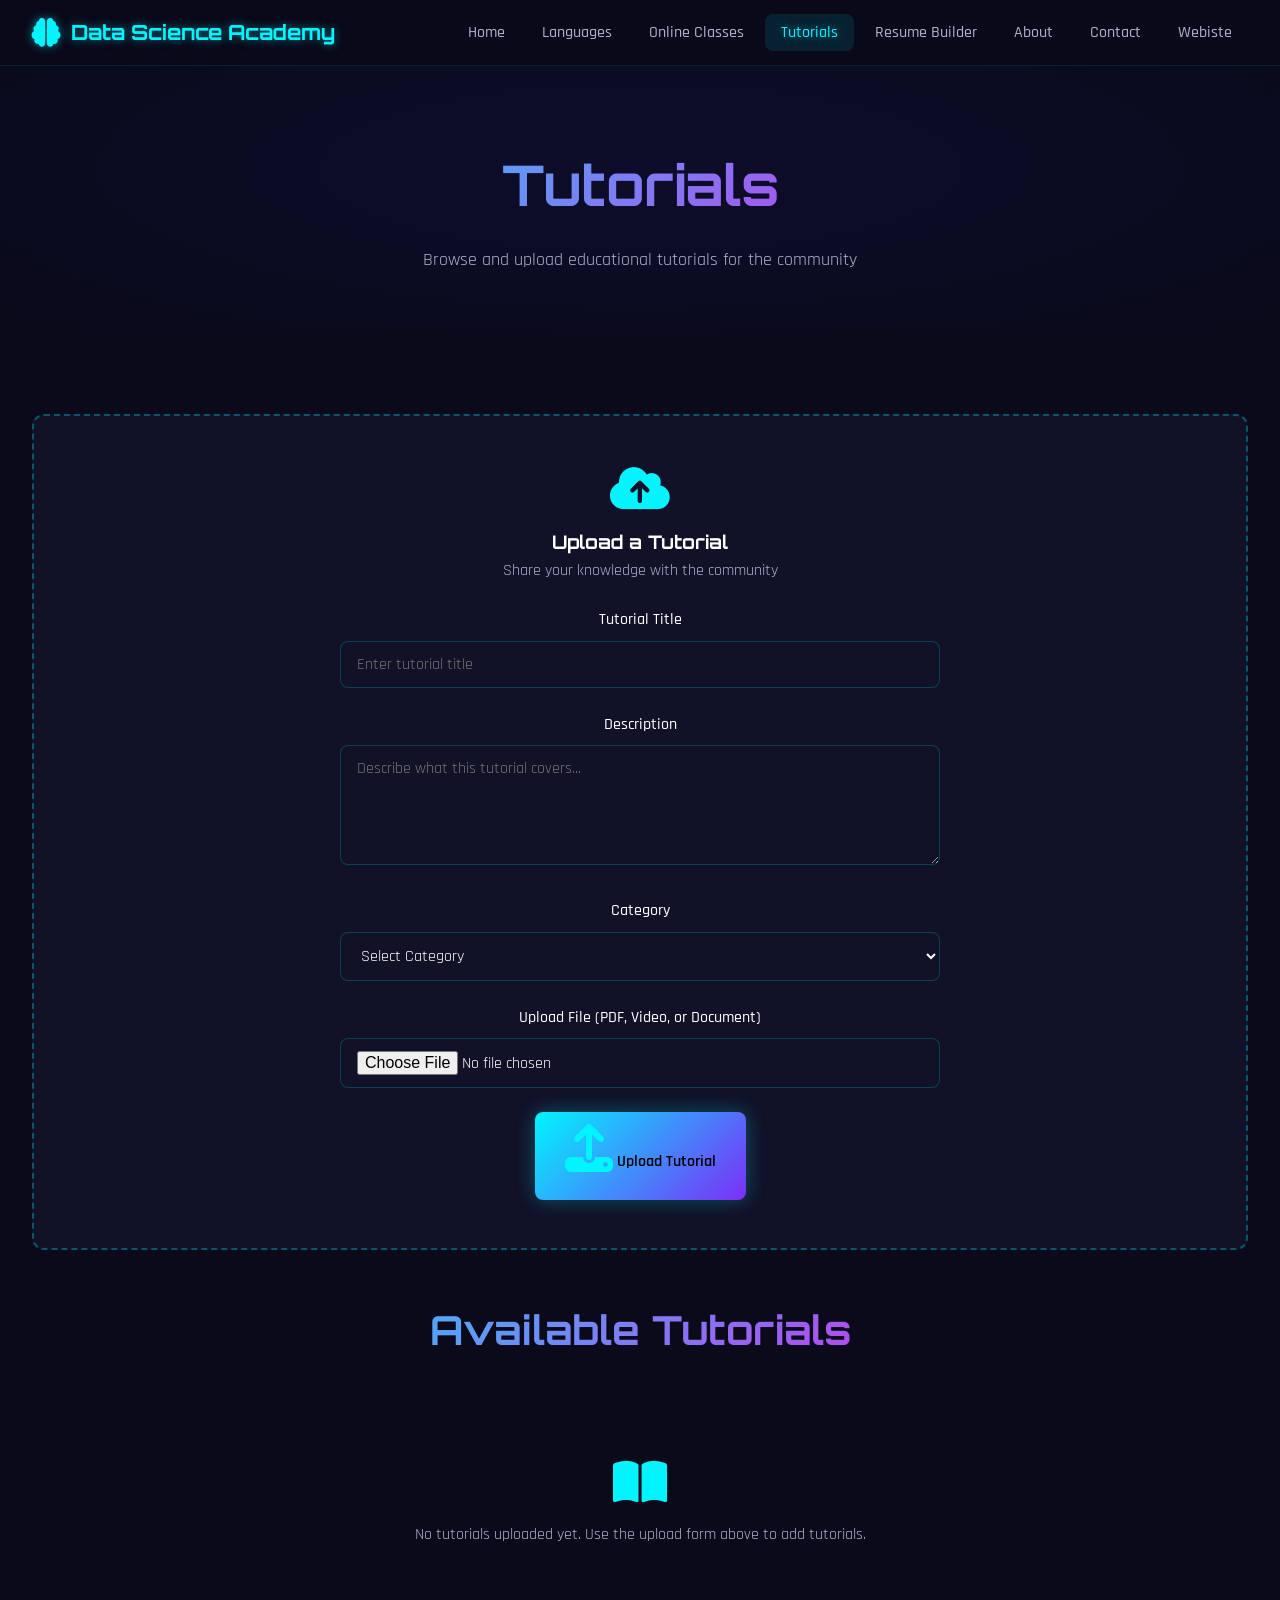
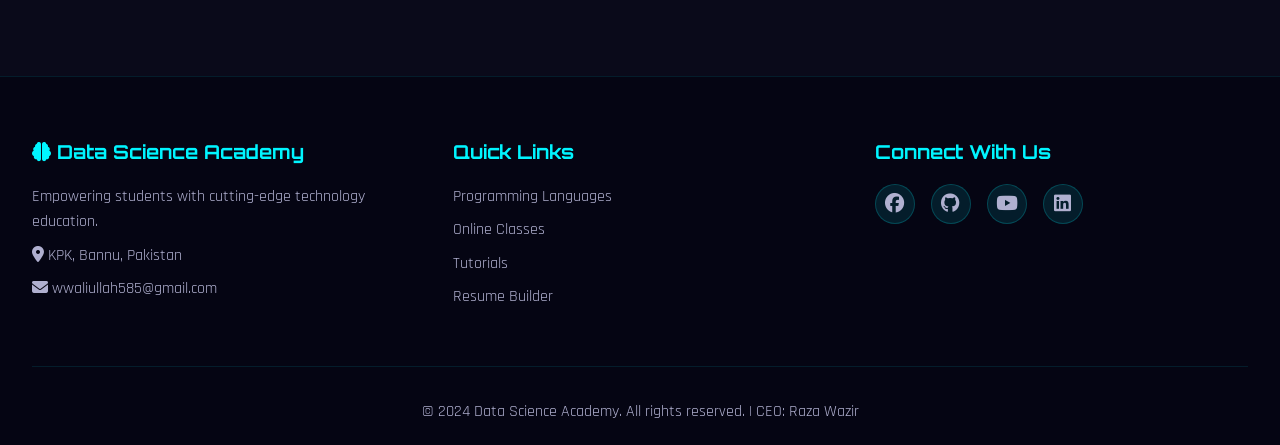
<file: data-science-academy/tutorials.html>
<!DOCTYPE html>
<html lang="en">
<head>
    <meta charset="UTF-8">
    <meta name="viewport" content="width=device-width, initial-scale=1.0">
    <title>Tutorials - Data Science Academy</title>
    <link rel="stylesheet" href="css/style.css">
    <link rel="stylesheet" href="css/animations.css">
    <link rel="stylesheet" href="https://cdnjs.cloudflare.com/ajax/libs/font-awesome/6.4.0/css/all.min.css">
    <link href="https://fonts.googleapis.com/css2?family=Orbitron:wght@400;700;900&family=Rajdhani:wght@300;400;500;600;700&display=swap" rel="stylesheet">
</head>
<body>
    <!-- Navigation -->
    <nav class="navbar" id="navbar">
        <div class="nav-container">
            <a href="index.html" class="nav-logo">
                <i class="fas fa-brain"></i>
                <span>Data Science Academy</span>
            </a>
            <div class="nav-toggle" id="navToggle">
                <span></span><span></span><span></span>
            </div>
            <ul class="nav-menu" id="navMenu">
                <li><a href="index.html">Home</a></li>
                <li><a href="languages.html">Languages</a></li>
                <li><a href="classes.html">Online Classes</a></li>
                <li><a href="tutorials.html" class="active">Tutorials</a></li>
                <li><a href="resume.html">Resume Builder</a></li>
                <li><a href="about.html">About</a></li>
                <li><a href="contact.html">Contact</a></li>
                <li><a href="https://wwaliullah585-art.github.io/learn-data-science-with-me/index.html#home">Webiste</a></li>
            </ul>
        </div>
    </nav>

    <!-- Page Header -->
    <section class="page-header">
        <h1 class="fade-in">Tutorials</h1>
        <p class="fade-in">Browse and upload educational tutorials for the community</p>
    </section>

    <!-- Tutorials Section -->
    <section class="tutorials-section">
        <!-- Upload Area -->
        <div class="upload-area slide-up">
            <i class="fas fa-cloud-upload-alt"></i>
            <h3>Upload a Tutorial</h3>
            <p style="color: var(--text-secondary); margin-bottom: 1rem;">Share your knowledge with the community</p>
            
            <div id="tutorialAlert" class="alert alert-success" style="display: none;"></div>
            
            <form id="tutorialForm" class="upload-form">
                <div class="form-group">
                    <label>Tutorial Title</label>
                    <input type="text" id="tutTitle" placeholder="Enter tutorial title" required>
                </div>
                <div class="form-group">
                    <label>Description</label>
                    <textarea id="tutDesc" placeholder="Describe what this tutorial covers..." required></textarea>
                </div>
                <div class="form-group">
                    <label>Category</label>
                    <select id="tutCategory" required>
                        <option value="">Select Category</option>
                        <option value="Python">Python</option>
                        <option value="JavaScript">JavaScript</option>
                        <option value="Data Science">Data Science</option>
                        <option value="Machine Learning">Machine Learning</option>
                        <option value="Web Development">Web Development</option>
                        <option value="Database">Database</option>
                        <option value="Other">Other</option>
                    </select>
                </div>
                <div class="form-group">
                    <label>Upload File (PDF, Video, or Document)</label>
                    <input type="file" id="tutFile" accept=".pdf,.mp4,.doc,.docx,.ppt,.pptx,.txt,.zip">
                </div>
                <button type="submit" class="btn btn-primary">
                    <i class="fas fa-upload"></i> Upload Tutorial
                </button>
            </form>
        </div>

        <!-- Tutorials Grid -->
        <h2 class="section-title" style="margin-top: 3rem;">Available Tutorials</h2>
        <div class="tutorials-grid" id="tutorialsGrid">
            <!-- Tutorials will be rendered here by JavaScript -->
        </div>
    </section>

    <!-- Footer -->
    <footer class="footer">
        <div class="footer-content">
            <div class="footer-section">
                <h3><i class="fas fa-brain"></i> Data Science Academy</h3>
                <p>Empowering students with cutting-edge technology education.</p>
                <p><i class="fas fa-map-marker-alt"></i> KPK, Bannu, Pakistan</p>
                <p><i class="fas fa-envelope"></i> wwaliullah585@gmail.com</p>
            </div>
            <div class="footer-section">
                <h3>Quick Links</h3>
                <a href="languages.html">Programming Languages</a>
                <a href="classes.html">Online Classes</a>
                <a href="tutorials.html">Tutorials</a>
                <a href="resume.html">Resume Builder</a>
            </div>
            <div class="footer-section">
                <h3>Connect With Us</h3>
                <div class="social-links">
                   <a href="https://www.facebook.com/profile.php?id=61578725471951"><i class="fab fa-facebook"></i></a>
                    <a href="https://github.com/"><i class="fab fa-github"></i></a>
                    <a href="https://www.youtube.com/channel/UCBvmkQCJ4PxhuNpyh6xVwDQ"><i class="fab fa-youtube"></i></a>
                    <a href="https://www.linkedin.com/feed/"><i class="fab fa-linkedin"></i></a>
                </div>
            </div>
        </div>
        <div class="footer-bottom">
            <p>&copy; 2024 Data Science Academy. All rights reserved. | CEO: Raza Wazir</p>
        </div>
    </footer>

    <script src="js/main.js"></script>
</body>
</html>
</file>
<file: data-science-academy/css/style.css>
/* ===== ROOT VARIABLES ===== */
:root {
    --primary: #00f5ff;
    --secondary: #ff00e5;
    --accent: #7b2ff7;
    --bg-dark: #0a0a1a;
    --bg-card: #111128;
    --bg-card-hover: #1a1a3e;
    --text-primary: #ffffff;
    --text-secondary: #b0b0d0;
    --gradient-1: linear-gradient(135deg, #00f5ff, #7b2ff7);
    --gradient-2: linear-gradient(135deg, #ff00e5, #7b2ff7);
    --gradient-3: linear-gradient(135deg, #00f5ff, #ff00e5);
    --shadow-neon: 0 0 20px rgba(0, 245, 255, 0.3);
    --shadow-pink: 0 0 20px rgba(255, 0, 229, 0.3);
    --border-radius: 12px;
    --transition: all 0.3s ease;
}

/* ===== RESET ===== */
* {
    margin: 0;
    padding: 0;
    box-sizing: border-box;
}

html {
    scroll-behavior: smooth;
}

body {
    font-family: 'Rajdhani', sans-serif;
    background: var(--bg-dark);
    color: var(--text-primary);
    line-height: 1.6;
    overflow-x: hidden;
}

h1, h2, h3, h4, h5, h6 {
    font-family: 'Orbitron', sans-serif;
}

a {
    text-decoration: none;
    color: inherit;
    transition: var(--transition);
}

/* ===== NAVBAR ===== */
.navbar {
    position: fixed;
    top: 0;
    left: 0;
    width: 100%;
    z-index: 1000;
    background: rgba(10, 10, 26, 0.95);
    backdrop-filter: blur(10px);
    border-bottom: 1px solid rgba(0, 245, 255, 0.1);
    transition: var(--transition);
}

.navbar.scrolled {
    background: rgba(10, 10, 26, 0.98);
    box-shadow: 0 2px 20px rgba(0, 245, 255, 0.1);
}

.nav-container {
    max-width: 1400px;
    margin: 0 auto;
    padding: 1rem 2rem;
    display: flex;
    justify-content: space-between;
    align-items: center;
}

.nav-logo {
    display: flex;
    align-items: center;
    gap: 10px;
    font-family: 'Orbitron', sans-serif;
    font-size: 1.3rem;
    font-weight: 700;
    color: var(--primary);
    text-shadow: 0 0 10px rgba(0, 245, 255, 0.5);
}

.nav-logo i {
    font-size: 1.8rem;
    animation: pulse-glow 2s infinite;
}

.nav-menu {
    display: flex;
    list-style: none;
    gap: 5px;
}

.nav-menu a {
    padding: 8px 16px;
    border-radius: 8px;
    font-weight: 500;
    font-size: 1rem;
    color: var(--text-secondary);
    transition: var(--transition);
    position: relative;
}

.nav-menu a:hover,
.nav-menu a.active {
    color: var(--primary);
    background: rgba(0, 245, 255, 0.1);
    text-shadow: 0 0 10px rgba(0, 245, 255, 0.5);
}

.nav-toggle {
    display: none;
    flex-direction: column;
    gap: 5px;
    cursor: pointer;
    padding: 5px;
}

.nav-toggle span {
    width: 25px;
    height: 3px;
    background: var(--primary);
    border-radius: 3px;
    transition: var(--transition);
}

/* ===== HERO ===== */
.hero {
    min-height: 100vh;
    display: flex;
    align-items: center;
    justify-content: center;
    text-align: center;
    padding: 120px 2rem 60px;
    position: relative;
    background: radial-gradient(ellipse at center, #0d0d2b 0%, #0a0a1a 100%);
    overflow: hidden;
}

.hero::before {
    content: '';
    position: absolute;
    top: 0;
    left: 0;
    width: 100%;
    height: 100%;
    background: 
        radial-gradient(circle at 20% 50%, rgba(0, 245, 255, 0.05) 0%, transparent 50%),
        radial-gradient(circle at 80% 50%, rgba(255, 0, 229, 0.05) 0%, transparent 50%);
    pointer-events: none;
}

.hero-particles {
    position: absolute;
    top: 0;
    left: 0;
    width: 100%;
    height: 100%;
    pointer-events: none;
}

.hero-content {
    position: relative;
    z-index: 2;
    max-width: 900px;
}

.hero h1 {
    font-size: clamp(2.5rem, 6vw, 4.5rem);
    margin-bottom: 1rem;
    background: var(--gradient-3);
    -webkit-background-clip: text;
    -webkit-text-fill-color: transparent;
    background-clip: text;
    text-shadow: none;
    animation: glow-text 3s ease-in-out infinite alternate;
}

.hero-subtitle {
    font-size: clamp(1.2rem, 3vw, 1.8rem);
    color: var(--primary);
    margin-bottom: 1rem;
    font-weight: 600;
}

.hero-desc {
    font-size: 1.1rem;
    color: var(--text-secondary);
    margin-bottom: 2rem;
    max-width: 700px;
    margin-left: auto;
    margin-right: auto;
}

.hero-buttons {
    display: flex;
    gap: 1rem;
    justify-content: center;
    flex-wrap: wrap;
    margin-bottom: 3rem;
}

.hero-stats {
    display: flex;
    gap: 3rem;
    justify-content: center;
    flex-wrap: wrap;
    margin-top: 2rem;
}

.stat-item {
    text-align: center;
}

.stat-number {
    font-family: 'Orbitron', sans-serif;
    font-size: 2.5rem;
    font-weight: 900;
    color: var(--primary);
    text-shadow: 0 0 20px rgba(0, 245, 255, 0.5);
}

.stat-label {
    display: block;
    color: var(--text-secondary);
    font-size: 0.9rem;
    margin-top: 5px;
}

/* ===== BUTTONS ===== */
.btn {
    display: inline-block;
    padding: 12px 30px;
    border-radius: 8px;
    font-weight: 600;
    font-size: 1rem;
    cursor: pointer;
    transition: var(--transition);
    border: none;
    font-family: 'Rajdhani', sans-serif;
}

.btn-primary {
    background: var(--gradient-1);
    color: #000;
    box-shadow: var(--shadow-neon);
}

.btn-primary:hover {
    transform: translateY(-3px);
    box-shadow: 0 0 40px rgba(0, 245, 255, 0.5);
}

.btn-secondary {
    background: transparent;
    color: var(--primary);
    border: 2px solid var(--primary);
}

.btn-secondary:hover {
    background: rgba(0, 245, 255, 0.1);
    transform: translateY(-3px);
    box-shadow: var(--shadow-neon);
}

.btn-lg {
    padding: 16px 40px;
    font-size: 1.1rem;
}

.btn-danger {
    background: var(--gradient-2);
    color: #fff;
    box-shadow: var(--shadow-pink);
}

.btn-danger:hover {
    transform: translateY(-3px);
    box-shadow: 0 0 40px rgba(255, 0, 229, 0.5);
}

/* ===== SECTIONS ===== */
.section-title {
    text-align: center;
    font-size: clamp(1.8rem, 4vw, 2.5rem);
    margin-bottom: 3rem;
    background: var(--gradient-3);
    -webkit-background-clip: text;
    -webkit-text-fill-color: transparent;
    background-clip: text;
}

/* ===== FEATURES ===== */
.features {
    padding: 100px 2rem;
    max-width: 1400px;
    margin: 0 auto;
}

.features-grid {
    display: grid;
    grid-template-columns: repeat(auto-fit, minmax(300px, 1fr));
    gap: 2rem;
}

.feature-card {
    background: var(--bg-card);
    border: 1px solid rgba(0, 245, 255, 0.1);
    border-radius: var(--border-radius);
    padding: 2rem;
    text-align: center;
    transition: var(--transition);
    position: relative;
    overflow: hidden;
}

.feature-card::before {
    content: '';
    position: absolute;
    top: 0;
    left: -100%;
    width: 100%;
    height: 2px;
    background: var(--gradient-1);
    transition: left 0.5s ease;
}

.feature-card:hover::before {
    left: 0;
}

.feature-card:hover {
    transform: translateY(-10px);
    border-color: rgba(0, 245, 255, 0.3);
    box-shadow: var(--shadow-neon);
    background: var(--bg-card-hover);
}

.feature-icon {
    font-size: 3rem;
    margin-bottom: 1.5rem;
    background: var(--gradient-1);
    -webkit-background-clip: text;
    -webkit-text-fill-color: transparent;
    background-clip: text;
}

.feature-card h3 {
    font-size: 1.3rem;
    margin-bottom: 1rem;
    color: var(--text-primary);
}

.feature-card p {
    color: var(--text-secondary);
    font-size: 1rem;
}

/* ===== CTA SECTION ===== */
.cta-section {
    padding: 100px 2rem;
    text-align: center;
    background: linear-gradient(180deg, transparent, rgba(0, 245, 255, 0.02), transparent);
}

.cta-content h2 {
    font-size: clamp(1.8rem, 4vw, 2.5rem);
    margin-bottom: 1rem;
    color: var(--text-primary);
}

.cta-content p {
    color: var(--text-secondary);
    font-size: 1.1rem;
    margin-bottom: 2rem;
    max-width: 600px;
    margin-left: auto;
    margin-right: auto;
}

/* ===== PAGE HEADER ===== */
.page-header {
    padding: 140px 2rem 60px;
    text-align: center;
    background: radial-gradient(ellipse at center, #0d0d2b 0%, #0a0a1a 100%);
    position: relative;
}

.page-header h1 {
    font-size: clamp(2rem, 5vw, 3.5rem);
    background: var(--gradient-3);
    -webkit-background-clip: text;
    -webkit-text-fill-color: transparent;
    background-clip: text;
    margin-bottom: 1rem;
}

.page-header p {
    color: var(--text-secondary);
    font-size: 1.1rem;
    max-width: 600px;
    margin: 0 auto;
}

/* ===== CARDS GRID ===== */
.cards-section {
    padding: 80px 2rem;
    max-width: 1400px;
    margin: 0 auto;
}

.cards-grid {
    display: grid;
    grid-template-columns: repeat(auto-fit, minmax(320px, 1fr));
    gap: 2rem;
}

.card {
    background: var(--bg-card);
    border: 1px solid rgba(0, 245, 255, 0.1);
    border-radius: var(--border-radius);
    padding: 2rem;
    transition: var(--transition);
    position: relative;
    overflow: hidden;
}

.card:hover {
    transform: translateY(-5px);
    border-color: rgba(0, 245, 255, 0.3);
    box-shadow: var(--shadow-neon);
}

.card-icon {
    font-size: 3rem;
    margin-bottom: 1rem;
    display: inline-block;
}

.card h3 {
    font-size: 1.3rem;
    margin-bottom: 0.8rem;
    color: var(--primary);
}

.card p {
    color: var(--text-secondary);
    margin-bottom: 1rem;
}

.card-tag {
    display: inline-block;
    padding: 4px 12px;
    background: rgba(0, 245, 255, 0.1);
    border: 1px solid rgba(0, 245, 255, 0.3);
    border-radius: 20px;
    font-size: 0.8rem;
    color: var(--primary);
    margin-right: 5px;
    margin-bottom: 5px;
}

/* ===== FORMS ===== */
.form-section {
    padding: 80px 2rem;
    max-width: 800px;
    margin: 0 auto;
}

.form-group {
    margin-bottom: 1.5rem;
}

.form-group label {
    display: block;
    margin-bottom: 0.5rem;
    color: var(--text-primary);
    font-weight: 500;
    font-size: 1rem;
}

.form-group input,
.form-group textarea,
.form-group select {
    width: 100%;
    padding: 12px 16px;
    background: var(--bg-card);
    border: 1px solid rgba(0, 245, 255, 0.2);
    border-radius: 8px;
    color: var(--text-primary);
    font-family: 'Rajdhani', sans-serif;
    font-size: 1rem;
    transition: var(--transition);
}

.form-group input:focus,
.form-group textarea:focus,
.form-group select:focus {
    outline: none;
    border-color: var(--primary);
    box-shadow: 0 0 15px rgba(0, 245, 255, 0.2);
}

.form-group textarea {
    min-height: 120px;
    resize: vertical;
}

/* ===== RESUME BUILDER ===== */
.resume-builder {
    padding: 80px 2rem;
    max-width: 1200px;
    margin: 0 auto;
}

.resume-container {
    display: grid;
    grid-template-columns: 1fr 1fr;
    gap: 3rem;
}

.resume-form {
    background: var(--bg-card);
    border: 1px solid rgba(0, 245, 255, 0.1);
    border-radius: var(--border-radius);
    padding: 2rem;
}

.resume-preview {
    background: #fff;
    border-radius: var(--border-radius);
    padding: 2rem;
    color: #333;
    min-height: 600px;
    position: sticky;
    top: 100px;
}

.resume-preview h2 {
    color: #1a1a3e;
    font-size: 1.8rem;
    margin-bottom: 0.5rem;
}

.resume-preview h3 {
    color: #7b2ff7;
    font-size: 1.2rem;
    margin-top: 1.5rem;
    margin-bottom: 0.8rem;
    border-bottom: 2px solid #7b2ff7;
    padding-bottom: 5px;
}

.resume-preview p {
    color: #555;
    margin-bottom: 0.5rem;
}

.resume-section-item {
    margin-bottom: 1rem;
    padding-bottom: 1rem;
    border-bottom: 1px solid #eee;
}

.experience-entry, .education-entry {
    margin-bottom: 1.5rem;
    padding: 1rem;
    background: rgba(0, 245, 255, 0.05);
    border-radius: 8px;
    border: 1px solid rgba(0, 245, 255, 0.1);
}

.entry-row {
    display: grid;
    grid-template-columns: 1fr 1fr;
    gap: 1rem;
}

/* ===== TUTORIALS ===== */
.tutorials-section {
    padding: 80px 2rem;
    max-width: 1400px;
    margin: 0 auto;
}

.upload-area {
    background: var(--bg-card);
    border: 2px dashed rgba(0, 245, 255, 0.3);
    border-radius: var(--border-radius);
    padding: 3rem;
    text-align: center;
    margin-bottom: 3rem;
    transition: var(--transition);
}

.upload-area:hover {
    border-color: var(--primary);
    box-shadow: var(--shadow-neon);
}

.upload-area i {
    font-size: 3rem;
    color: var(--primary);
    margin-bottom: 1rem;
}

.upload-form {
    max-width: 600px;
    margin: 1.5rem auto 0;
}

.tutorials-grid {
    display: grid;
    grid-template-columns: repeat(auto-fit, minmax(300px, 1fr));
    gap: 2rem;
}

.tutorial-card {
    background: var(--bg-card);
    border: 1px solid rgba(0, 245, 255, 0.1);
    border-radius: var(--border-radius);
    overflow: hidden;
    transition: var(--transition);
}

.tutorial-card:hover {
    transform: translateY(-5px);
    box-shadow: var(--shadow-neon);
}

.tutorial-thumb {
    height: 180px;
    background: var(--gradient-1);
    display: flex;
    align-items: center;
    justify-content: center;
    font-size: 3rem;
    color: #000;
}

.tutorial-info {
    padding: 1.5rem;
}

.tutorial-info h3 {
    color: var(--primary);
    margin-bottom: 0.5rem;
}

.tutorial-info p {
    color: var(--text-secondary);
    font-size: 0.9rem;
}

.tutorial-meta {
    display: flex;
    justify-content: space-between;
    margin-top: 1rem;
    padding-top: 1rem;
    border-top: 1px solid rgba(0, 245, 255, 0.1);
    font-size: 0.85rem;
    color: var(--text-secondary);
}

/* ===== ABOUT ===== */
.about-section {
    padding: 80px 2rem;
    max-width: 1200px;
    margin: 0 auto;
}

.about-grid {
    display: grid;
    grid-template-columns: 1fr 1fr;
    gap: 4rem;
    align-items: center;
    margin-bottom: 4rem;
}

.about-image {
    width: 300px;
    height: 300px;
    border-radius: 50%;
    background: var(--gradient-1);
    display: flex;
    align-items: center;
    justify-content: center;
    font-size: 6rem;
    color: #000;
    margin: 0 auto;
    box-shadow: var(--shadow-neon);
    animation: float 3s ease-in-out infinite;
}

.about-text h3 {
    font-size: 1.5rem;
    color: var(--primary);
    margin-bottom: 1rem;
}

.about-text p {
    color: var(--text-secondary);
    margin-bottom: 1rem;
    font-size: 1.05rem;
    line-height: 1.8;
}

.about-info-cards {
    display: grid;
    grid-template-columns: repeat(auto-fit, minmax(250px, 1fr));
    gap: 2rem;
}

.info-card {
    background: var(--bg-card);
    border: 1px solid rgba(0, 245, 255, 0.1);
    border-radius: var(--border-radius);
    padding: 2rem;
    text-align: center;
    transition: var(--transition);
}

.info-card:hover {
    border-color: rgba(0, 245, 255, 0.3);
    box-shadow: var(--shadow-neon);
    transform: translateY(-5px);
}

.info-card i {
    font-size: 2.5rem;
    color: var(--primary);
    margin-bottom: 1rem;
}

.info-card h3 {
    color: var(--text-primary);
    margin-bottom: 0.5rem;
}

.info-card p {
    color: var(--text-secondary);
}

/* ===== CONTACT ===== */
.contact-section {
    padding: 80px 2rem;
    max-width: 1200px;
    margin: 0 auto;
}

.contact-grid {
    display: grid;
    grid-template-columns: 1fr 1fr;
    gap: 4rem;
}

.contact-info-item {
    display: flex;
    align-items: center;
    gap: 1rem;
    margin-bottom: 2rem;
    padding: 1.5rem;
    background: var(--bg-card);
    border: 1px solid rgba(0, 245, 255, 0.1);
    border-radius: var(--border-radius);
    transition: var(--transition);
}

.contact-info-item:hover {
    border-color: rgba(0, 245, 255, 0.3);
    box-shadow: var(--shadow-neon);
}

.contact-info-item i {
    font-size: 1.5rem;
    color: var(--primary);
    width: 50px;
    height: 50px;
    display: flex;
    align-items: center;
    justify-content: center;
    background: rgba(0, 245, 255, 0.1);
    border-radius: 50%;
}

.contact-form {
    background: var(--bg-card);
    border: 1px solid rgba(0, 245, 255, 0.1);
    border-radius: var(--border-radius);
    padding: 2rem;
}

.contact-form h3 {
    font-size: 1.5rem;
    color: var(--primary);
    margin-bottom: 1.5rem;
}

/* ===== ALERT MESSAGES ===== */
.alert {
    padding: 1rem 1.5rem;
    border-radius: 8px;
    margin-bottom: 1.5rem;
    display: none;
    animation: fadeIn 0.3s ease;
}

.alert-success {
    background: rgba(0, 255, 100, 0.1);
    border: 1px solid rgba(0, 255, 100, 0.3);
    color: #00ff64;
}

.alert-error {
    background: rgba(255, 0, 100, 0.1);
    border: 1px solid rgba(255, 0, 100, 0.3);
    color: #ff0064;
}

/* ===== FOOTER ===== */
.footer {
    background: rgba(5, 5, 20, 0.95);
    border-top: 1px solid rgba(0, 245, 255, 0.1);
    padding: 60px 2rem 20px;
}

.footer-content {
    max-width: 1400px;
    margin: 0 auto;
    display: grid;
    grid-template-columns: repeat(auto-fit, minmax(250px, 1fr));
    gap: 3rem;
    margin-bottom: 3rem;
}

.footer-section h3 {
    color: var(--primary);
    margin-bottom: 1rem;
    font-size: 1.2rem;
}

.footer-section p {
    color: var(--text-secondary);
    margin-bottom: 0.5rem;
}

.footer-section a {
    display: block;
    color: var(--text-secondary);
    margin-bottom: 0.5rem;
    transition: var(--transition);
}

.footer-section a:hover {
    color: var(--primary);
    padding-left: 5px;
}

.social-links {
    display: flex;
    gap: 1rem;
}

.social-links a {
    width: 40px;
    height: 40px;
    display: flex;
    align-items: center;
    justify-content: center;
    background: rgba(0, 245, 255, 0.1);
    border: 1px solid rgba(0, 245, 255, 0.2);
    border-radius: 50%;
    font-size: 1.2rem;
    transition: var(--transition);
}

.social-links a:hover {
    background: var(--primary);
    color: #000;
    transform: translateY(-3px);
    box-shadow: var(--shadow-neon);
}

.footer-bottom {
    text-align: center;
    padding-top: 2rem;
    border-top: 1px solid rgba(0, 245, 255, 0.1);
    color: var(--text-secondary);
}

/* ===== RESPONSIVE ===== */
@media (max-width: 1024px) {
    .resume-container {
        grid-template-columns: 1fr;
    }
    
    .resume-preview {
        position: static;
    }
    
    .about-grid {
        grid-template-columns: 1fr;
        text-align: center;
    }
    
    .contact-grid {
        grid-template-columns: 1fr;
    }
}

@media (max-width: 768px) {
    .nav-menu {
        position: fixed;
        top: 70px;
        left: -100%;
        width: 100%;
        height: calc(100vh - 70px);
        background: rgba(10, 10, 26, 0.98);
        flex-direction: column;
        align-items: center;
        justify-content: flex-start;
        padding-top: 3rem;
        gap: 0;
        transition: left 0.3s ease;
    }
    
    .nav-menu.active {
        left: 0;
    }
    
    .nav-menu a {
        font-size: 1.2rem;
        padding: 15px 30px;
    }
    
    .nav-toggle {
        display: flex;
    }
    
    .nav-toggle.active span:nth-child(1) {
        transform: rotate(45deg) translate(5px, 5px);
    }
    
    .nav-toggle.active span:nth-child(2) {
        opacity: 0;
    }
    
    .nav-toggle.active span:nth-child(3) {
        transform: rotate(-45deg) translate(7px, -6px);
    }
    
    .hero-stats {
        gap: 1.5rem;
    }
    
    .stat-number {
        font-size: 2rem;
    }
    
    .entry-row {
        grid-template-columns: 1fr;
    }
    
    .cards-grid {
        grid-template-columns: 1fr;
    }
}

@media (max-width: 480px) {
    .nav-logo span {
        font-size: 1rem;
    }
    
    .hero-buttons {
        flex-direction: column;
        align-items: center;
    }
    
    .btn {
        width: 100%;
        max-width: 280px;
        text-align: center;
    }
}
</file>
<file: data-science-academy/css/animations.css>
/* ===== KEYFRAME ANIMATIONS ===== */
@keyframes pulse-glow {
    0%, 100% { text-shadow: 0 0 10px rgba(0, 245, 255, 0.5); }
    50% { text-shadow: 0 0 30px rgba(0, 245, 255, 0.8), 0 0 60px rgba(0, 245, 255, 0.4); }
}

@keyframes glow-text {
    0% { filter: brightness(1); }
    100% { filter: brightness(1.2); }
}

@keyframes float {
    0%, 100% { transform: translateY(0px); }
    50% { transform: translateY(-20px); }
}

@keyframes fadeIn {
    from { opacity: 0; }
    to { opacity: 1; }
}

@keyframes slideUp {
    from { opacity: 0; transform: translateY(50px); }
    to { opacity: 1; transform: translateY(0); }
}

@keyframes slideInLeft {
    from { opacity: 0; transform: translateX(-50px); }
    to { opacity: 1; transform: translateX(0); }
}

@keyframes slideInRight {
    from { opacity: 0; transform: translateX(50px); }
    to { opacity: 1; transform: translateX(0); }
}

@keyframes scaleIn {
    from { opacity: 0; transform: scale(0.8); }
    to { opacity: 1; transform: scale(1); }
}

@keyframes particle-float {
    0%, 100% { transform: translateY(0) translateX(0); opacity: 0; }
    10% { opacity: 1; }
    90% { opacity: 1; }
    100% { transform: translateY(-100vh) translateX(50px); opacity: 0; }
}

@keyframes neon-border {
    0%, 100% { border-color: rgba(0, 245, 255, 0.3); }
    50% { border-color: rgba(255, 0, 229, 0.3); }
}

@keyframes typing {
    from { width: 0; }
    to { width: 100%; }
}

@keyframes blink-caret {
    from, to { border-color: transparent; }
    50% { border-color: var(--primary); }
}

/* ===== SCROLL ANIMATIONS ===== */
.fade-in {
    opacity: 0;
    animation: fadeIn 1s ease forwards;
}

.slide-up {
    opacity: 0;
    transform: translateY(50px);
    transition: all 0.8s ease;
}

.slide-up.visible {
    opacity: 1;
    transform: translateY(0);
}

.slide-left {
    opacity: 0;
    transform: translateX(-50px);
    transition: all 0.8s ease;
}

.slide-left.visible {
    opacity: 1;
    transform: translateX(0);
}

.slide-right {
    opacity: 0;
    transform: translateX(50px);
    transition: all 0.8s ease;
}

.slide-right.visible {
    opacity: 1;
    transform: translateX(0);
}

.scale-in {
    opacity: 0;
    transform: scale(0.8);
    transition: all 0.6s ease;
}

.scale-in.visible {
    opacity: 1;
    transform: scale(1);
}

/* ===== HOVER ANIMATIONS ===== */
.hover-glow:hover {
    box-shadow: 0 0 30px rgba(0, 245, 255, 0.4);
}

.hover-lift:hover {
    transform: translateY(-10px);
}

/* ===== PULSE ANIMATION ===== */
.pulse {
    animation: pulse-btn 2s infinite;
}

@keyframes pulse-btn {
    0% { box-shadow: 0 0 0 0 rgba(0, 245, 255, 0.4); }
    70% { box-shadow: 0 0 0 15px rgba(0, 245, 255, 0); }
    100% { box-shadow: 0 0 0 0 rgba(0, 245, 255, 0); }
}

/* ===== GLITCH EFFECT ===== */
.glitch {
    position: relative;
}

.glitch::before,
.glitch::after {
    content: attr(data-text);
    position: absolute;
    top: 0;
    left: 0;
    width: 100%;
    height: 100%;
    background: var(--bg-dark);
}

.glitch::before {
    left: 2px;
    text-shadow: -2px 0 #ff00e5;
    clip: rect(24px, 550px, 90px, 0);
    animation: glitch-anim-1 2s infinite linear alternate-reverse;
}

.glitch::after {
    left: -2px;
    text-shadow: -2px 0 #00f5ff;
    clip: rect(85px, 550px, 140px, 0);
    animation: glitch-anim-2 2s infinite linear alternate-reverse;
}

@keyframes glitch-anim-1 {
    0% { clip: rect(132px, 350px, 101px, 30px); }
    5% { clip: rect(17px, 350px, 94px, 30px); }
    10% { clip: rect(40px, 350px, 66px, 30px); }
    15% { clip: rect(87px, 350px, 82px, 30px); }
    20% { clip: rect(137px, 350px, 61px, 30px); }
    25% { clip: rect(34px, 350px, 14px, 30px); }
    30% { clip: rect(133px, 350px, 74px, 30px); }
    35% { clip: rect(76px, 350px, 107px, 30px); }
    40% { clip: rect(59px, 350px, 130px, 30px); }
    45% { clip: rect(29px, 350px, 84px, 30px); }
    50% { clip: rect(22px, 350px, 67px, 30px); }
    55% { clip: rect(67px, 350px, 62px, 30px); }
    60% { clip: rect(10px, 350px, 105px, 30px); }
    65% { clip: rect(78px, 350px, 115px, 30px); }
    70% { clip: rect(105px, 350px, 13px, 30px); }
    75% { clip: rect(15px, 350px, 75px, 30px); }
    80% { clip: rect(66px, 350px, 39px, 30px); }
    85% { clip: rect(133px, 350px, 73px, 30px); }
    90% { clip: rect(36px, 350px, 128px, 30px); }
    95% { clip: rect(68px, 350px, 103px, 30px); }
    100% { clip: rect(14px, 350px, 100px, 30px); }
}

@keyframes glitch-anim-2 {
    0% { clip: rect(129px, 350px, 36px, 30px); }
    5% { clip: rect(36px, 350px, 4px, 30px); }
    10% { clip: rect(85px, 350px, 66px, 30px); }
    15% { clip: rect(91px, 350px, 91px, 30px); }
    20% { clip: rect(148px, 350px, 138px, 30px); }
    25% { clip: rect(38px, 350px, 122px, 30px); }
    30% { clip: rect(69px, 350px, 54px, 30px); }
    35% { clip: rect(98px, 350px, 71px, 30px); }
    40% { clip: rect(146px, 350px, 34px, 30px); }
    45% { clip: rect(94px, 350px, 43px, 30px); }
    50% { clip: rect(37px, 350px, 56px, 30px); }
    55% { clip: rect(22px, 350px, 100px, 30px); }
    60% { clip: rect(16px, 350px, 75px, 30px); }
    65% { clip: rect(2px, 350px, 116px, 30px); }
    70% { clip: rect(34px, 350px, 110px, 30px); }
    75% { clip: rect(13px, 350px, 57px, 30px); }
    80% { clip: rect(120px, 350px, 105px, 30px); }
    85% { clip: rect(57px, 350px, 30px, 30px); }
    90% { clip: rect(2px, 350px, 19px, 30px); }
    95% { clip: rect(48px, 350px, 49px, 30px); }
    100% { clip: rect(58px, 350px, 
    96px, 30px); }
}

/* ===== STAGGER DELAYS ===== */
.feature-card:nth-child(1) { transition-delay: 0.1s; }
.feature-card:nth-child(2) { transition-delay: 0.2s; }
.feature-card:nth-child(3) { transition-delay: 0.3s; }
.feature-card:nth-child(4) { transition-delay: 0.4s; }
.feature-card:nth-child(5) { transition-delay: 0.5s; }
.feature-card:nth-child(6) { transition-delay: 0.6s; }

.card:nth-child(1) { transition-delay: 0.1s; }
.card:nth-child(2) { transition-delay: 0.2s; }
.card:nth-child(3) { transition-delay: 0.3s; }
.card:nth-child(4) { transition-delay: 0.4s; }
.card:nth-child(5) { transition-delay: 0.5s; }
.card:nth-child(6) { transition-delay: 0.6s; }
</file>
